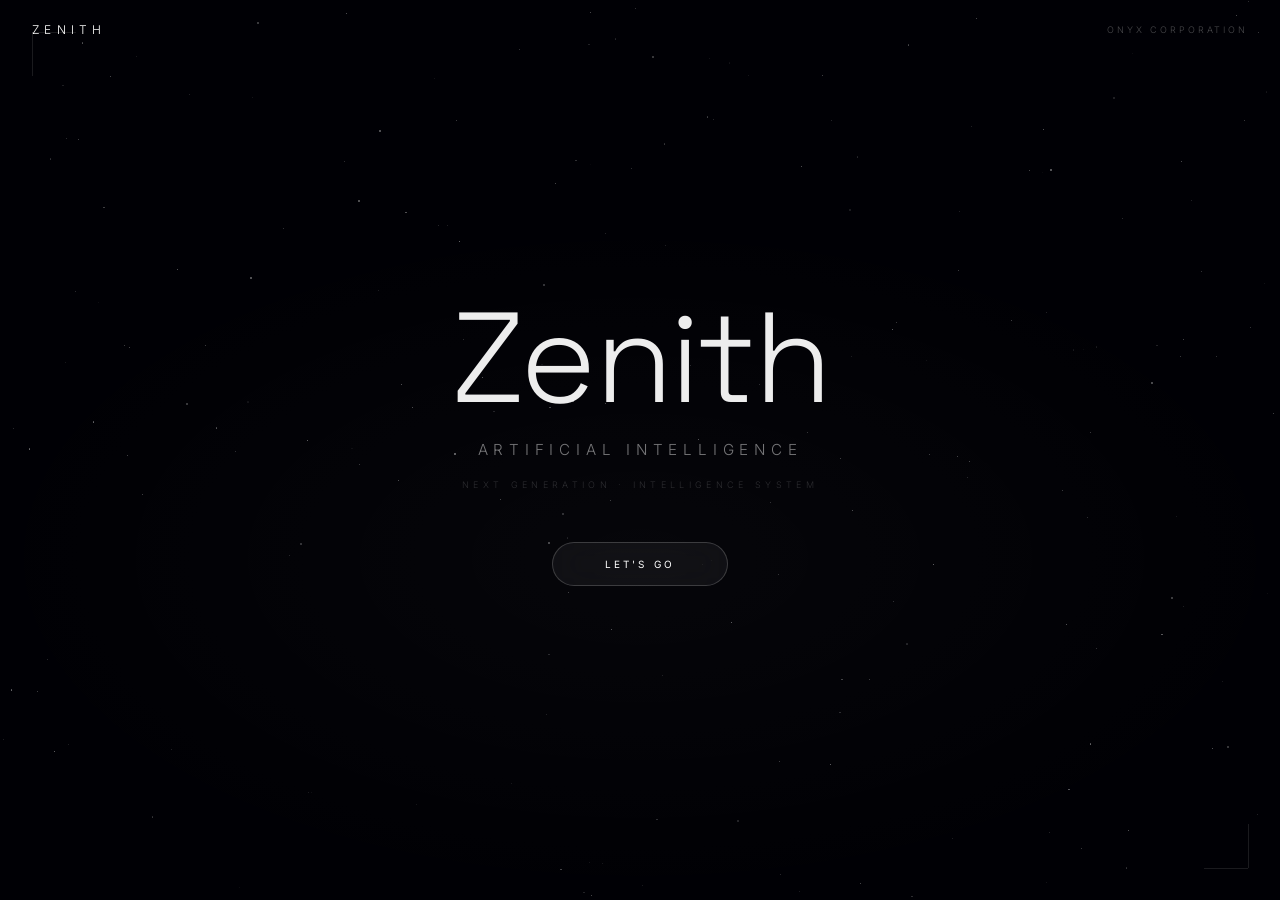
<file: index.html>
<!DOCTYPE html>
<html lang="en">
<head>
  <meta charset="utf-8"/>
  <meta name="viewport" content="width=device-width, initial-scale=1.0"/>
  <title>ZENITH AI — Onyx Corporation</title>
  <link rel="stylesheet" href="zenith-core.css"/>
</head>
<body class="page-index">

<div id="starfield"></div>
<div class="ambient"></div>
<div class="corner corner--tl"></div>
<div class="corner corner--br"></div>

<div class="brand-header">
  <span class="brand-name">Zenith</span>
  <span class="brand-corp">Onyx Corporation</span>
</div>

<main class="main-index">
  <span class="logo-zenith">Zenith</span>
  <div class="subtitle">Artificial Intelligence</div>
  <div class="tagline">Next Generation · Intelligence System</div>
  <a href="language.html" class="btn-glass btn-letsgo">Let's Go</a>
</main>

<script>
/* ── STARFIELD ── */
(function initStarfield() {
  const sf = document.getElementById('starfield');
  const style = document.createElement('style');
  style.textContent = '@keyframes tw{from{opacity:0.02}to{opacity:0.42}}';
  document.head.appendChild(style);

  for (let i = 0; i < 200; i++) {
    const d   = document.createElement('div');
    const s   = (Math.random() * 1.4 + 0.3).toFixed(2);
    const a   = (Math.random() * 0.38 + 0.05).toFixed(2);
    const dur = (Math.random() * 5 + 3).toFixed(1);
    const del = (Math.random() * 4).toFixed(1);
    d.style.cssText =
      `position:absolute;border-radius:50%;background:white;` +
      `width:${s}px;height:${s}px;` +
      `left:${(Math.random()*100).toFixed(2)}%;` +
      `top:${(Math.random()*100).toFixed(2)}%;` +
      `opacity:${a};animation:tw ${dur}s ${del}s ease-in-out infinite alternate;`;
    sf.appendChild(d);
  }
})();
</script>

</body>
</html>
</file>
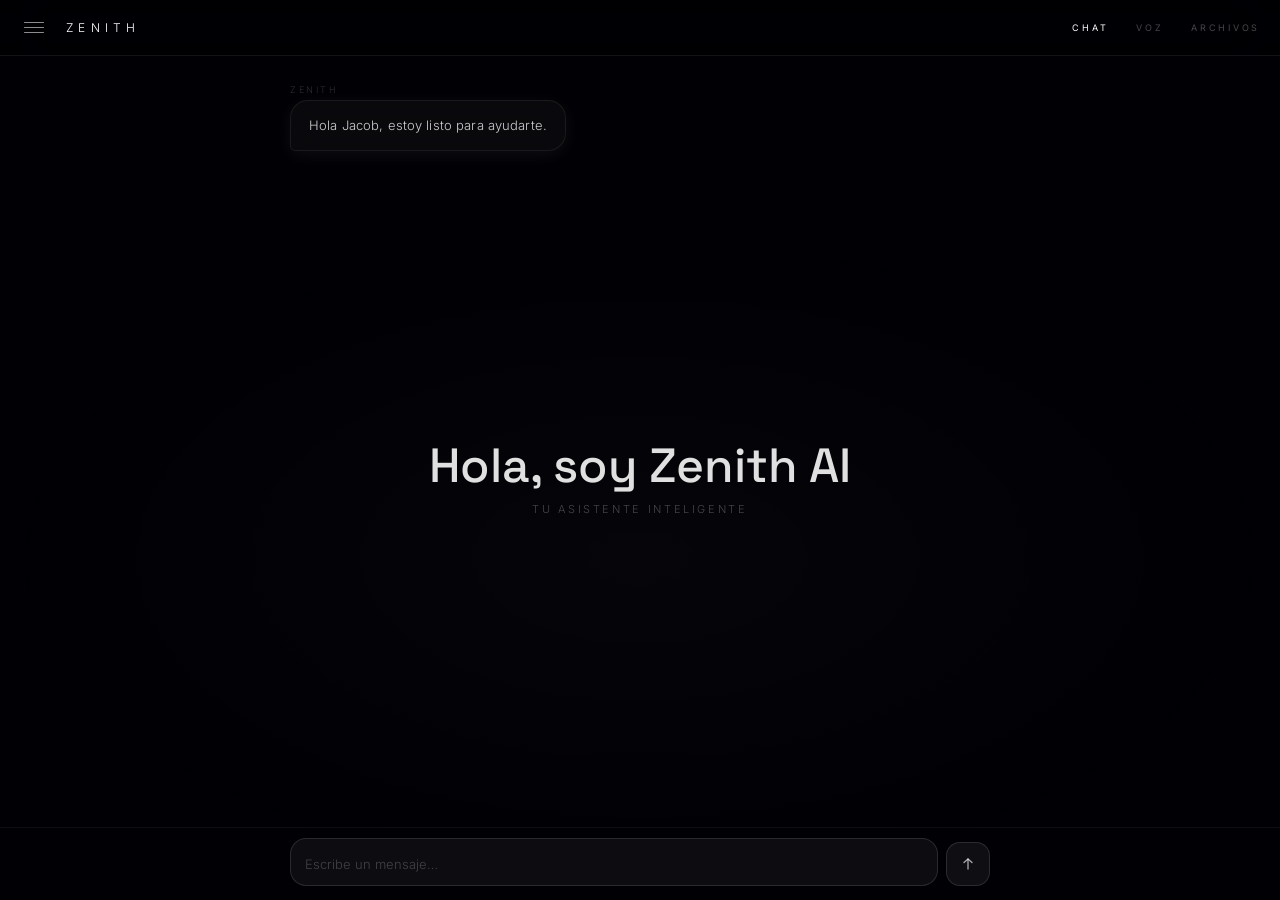
<file: chat-7.html>
<!DOCTYPE html>
<html lang="es">
<head>
  <meta charset="utf-8"/>
  <meta name="viewport" content="width=device-width, initial-scale=1.0"/>
  <title>ZENITH AI — Chat</title>
  <link rel="stylesheet" href="zenith-core.css"/>
</head>
<body class="page-chat">

  <!-- Ambient layers -->
  <div id="starfield"></div>
  <div class="ambient"></div>

  <!-- ── Sidebar ── -->
  <aside id="sidebar" class="sidebar" aria-label="Menú de navegación">
    <div class="sidebar-header">
      <span class="sidebar-brand">Zenith</span>
      <button class="sidebar-close" id="sidebar-close" aria-label="Cerrar menú" title="Cerrar">
        <svg width="14" height="14" viewBox="0 0 14 14" fill="none">
          <line x1="1" y1="1" x2="13" y2="13" stroke="rgba(255,255,255,0.45)" stroke-width="1.2" stroke-linecap="round"/>
          <line x1="13" y1="1" x2="1" y2="13" stroke="rgba(255,255,255,0.45)" stroke-width="1.2" stroke-linecap="round"/>
        </svg>
      </button>
    </div>

    <!-- Search -->
    <div class="sidebar-search-wrap">
      <svg class="sidebar-search-icon" width="12" height="12" viewBox="0 0 12 12" fill="none">
        <circle cx="5.2" cy="5.2" r="3.7" stroke="rgba(255,255,255,0.28)" stroke-width="1.1"/>
        <line x1="8" y1="8" x2="11" y2="11" stroke="rgba(255,255,255,0.28)" stroke-width="1.1" stroke-linecap="round"/>
      </svg>
      <input class="sidebar-search" type="search" placeholder="Buscar conversaciones…" aria-label="Buscar chats"/>
    </div>

    <!-- Actions -->
    <div class="sidebar-actions">
      <button class="sidebar-btn sidebar-btn--primary">
        <svg width="12" height="12" viewBox="0 0 12 12" fill="none">
          <line x1="6" y1="1" x2="6" y2="11" stroke="currentColor" stroke-width="1.4" stroke-linecap="round"/>
          <line x1="1" y1="6" x2="11" y2="6" stroke="currentColor" stroke-width="1.4" stroke-linecap="round"/>
        </svg>
        Nuevo Chat
      </button>
      <button class="sidebar-btn">
        <svg width="12" height="12" viewBox="0 0 12 12" fill="none">
          <rect x="1" y="1.5" width="10" height="9" rx="1.5" stroke="currentColor" stroke-width="1.1"/>
          <line x1="3.5" y1="4.5" x2="8.5" y2="4.5" stroke="currentColor" stroke-width="1.1" stroke-linecap="round"/>
          <line x1="3.5" y1="6.8" x2="6.5" y2="6.8" stroke="currentColor" stroke-width="1.1" stroke-linecap="round"/>
        </svg>
        Mis Archivos
      </button>
    </div>

    <!-- History -->
    <nav class="sidebar-history" aria-label="Historial de chats">
      <span class="sidebar-section-label">Recientes</span>
      <ul class="sidebar-list">
        <li class="sidebar-item sidebar-item--active">
          <span class="sidebar-item-title">Estrategia de producto Q3</span>
          <span class="sidebar-item-date">Hoy</span>
        </li>
        <li class="sidebar-item">
          <span class="sidebar-item-title">Análisis de competidores</span>
          <span class="sidebar-item-date">Ayer</span>
        </li>
        <li class="sidebar-item">
          <span class="sidebar-item-title">Revisión de arquitectura</span>
          <span class="sidebar-item-date">Lun</span>
        </li>
        <li class="sidebar-item">
          <span class="sidebar-item-title">Redacción de propuesta</span>
          <span class="sidebar-item-date">Dom</span>
        </li>
        <li class="sidebar-item">
          <span class="sidebar-item-title">Ideas para el pitch deck</span>
          <span class="sidebar-item-date">Vie</span>
        </li>
      </ul>
      <span class="sidebar-section-label sidebar-section-label--gap">Esta semana</span>
      <ul class="sidebar-list">
        <li class="sidebar-item">
          <span class="sidebar-item-title">Integración API de pagos</span>
          <span class="sidebar-item-date">Mar</span>
        </li>
        <li class="sidebar-item">
          <span class="sidebar-item-title">Onboarding nuevos usuarios</span>
          <span class="sidebar-item-date">Lun</span>
        </li>
      </ul>
    </nav>
  </aside>

  <!-- Sidebar backdrop -->
  <div class="sidebar-backdrop" id="sidebar-backdrop"></div>

  <!-- ── Header ── -->
  <header>
    <div class="header-left">
      <button class="menu-toggle" id="menu-toggle" aria-label="Abrir menú" title="Menú">
        <span class="menu-toggle-line"></span>
        <span class="menu-toggle-line"></span>
        <span class="menu-toggle-line"></span>
      </button>
      <span class="brand-name">Zenith</span>
    </div>
    <nav class="header-nav">
      <a class="nav-link active" href="#">Chat</a>
      <a class="nav-link" href="#">Voz</a>
      <a class="nav-link" href="#">Archivos</a>
    </nav>
  </header>

  <!-- ── Chat Layout ── -->
  <div class="chat-wrapper">

    <!-- Welcome screen (visible until first message) -->
    <div id="welcome-screen">
      <span class="welcome-greeting">Hola, soy Zenith AI</span>
      <span class="welcome-sub">Tu asistente inteligente</span>
    </div>

    <!-- Messages -->
    <div id="messages-container">
      <div class="messages-inner">

        <div class="msg-row zenith">
          <div class="msg-block">
            <span class="msg-label">Zenith</span>
            <div class="bubble">Hola Jacob, estoy listo para ayudarte.</div>
            <div class="msg-actions">
              <button class="msg-action-btn" title="Me gusta">
                <svg width="12" height="12" viewBox="0 0 12 12" fill="none"><path d="M2 6.5V10h1.5L5 11h4l1-1V6.5L8.5 5H7V2.5a1 1 0 0 0-2 0V5H3.5L2 6.5Z" stroke="currentColor" stroke-width="0.9" stroke-linejoin="round"/></svg>
              </button>
              <button class="msg-action-btn" title="No me gusta">
                <svg width="12" height="12" viewBox="0 0 12 12" fill="none"><path d="M10 5.5V2H8.5L7 1H3L2 2v3.5L3.5 7H5v2.5a1 1 0 0 0 2 0V7h1.5L10 5.5Z" stroke="currentColor" stroke-width="0.9" stroke-linejoin="round"/></svg>
              </button>
              <button class="msg-action-btn" title="Regenerar">
                <svg width="12" height="12" viewBox="0 0 12 12" fill="none"><path d="M2 6a4 4 0 1 0 .8-2.4" stroke="currentColor" stroke-width="1" stroke-linecap="round"/><polyline points="1,2 2,4 4,3" stroke="currentColor" stroke-width="1" stroke-linecap="round" stroke-linejoin="round"/></svg>
              </button>
              <button class="msg-action-btn" title="Copiar">
                <svg width="12" height="12" viewBox="0 0 12 12" fill="none"><rect x="4" y="1" width="7" height="8" rx="1" stroke="currentColor" stroke-width="0.9"/><rect x="1" y="3.5" width="7" height="8" rx="1" stroke="currentColor" stroke-width="0.9"/></svg>
              </button>
            </div>
          </div>
        </div>

      </div>
    </div>

    <!-- Input bar -->
    <div class="input-bar">
      <div class="input-inner">
        <div class="input-box">
          <textarea id="chat-input" rows="1" placeholder="Escribe un mensaje…" aria-label="Mensaje para Zenith"></textarea>
        </div>
        <button class="btn-send" id="btn-send" aria-label="Enviar mensaje">
          <svg width="14" height="14" viewBox="0 0 14 14" fill="none">
            <line x1="7" y1="12" x2="7" y2="2" stroke="currentColor" stroke-width="1.3" stroke-linecap="round"/>
            <polyline points="3,5.5 7,2 11,5.5" stroke="currentColor" stroke-width="1.3" stroke-linecap="round" stroke-linejoin="round"/>
          </svg>
        </button>
      </div>
      <p class="footer-note">Zenith es una Inteligencia Artificial y puede cometer errores.</p>
    </div>

  </div><!-- /chat-wrapper -->

  <script>
    /* ── Auto-scroll ── */
    const msgsContainer = document.getElementById('messages-container');
    const msgsInner     = document.querySelector('.messages-inner');
    const observer      = new MutationObserver(() => {
      msgsContainer.scrollTop = msgsContainer.scrollHeight;
    });
    observer.observe(msgsInner, { childList: true });

    /* ── Sidebar toggle ── */
    const sidebar   = document.getElementById('sidebar');
    const backdrop  = document.getElementById('sidebar-backdrop');
    const menuBtn   = document.getElementById('menu-toggle');
    const closeBtn  = document.getElementById('sidebar-close');

    function openSidebar()  {
      sidebar.classList.add('sidebar--open');
      backdrop.classList.add('sidebar-backdrop--visible');
      document.body.classList.add('sidebar-is-open');
    }
    function closeSidebar() {
      sidebar.classList.remove('sidebar--open');
      backdrop.classList.remove('sidebar-backdrop--visible');
      document.body.classList.remove('sidebar-is-open');
    }

    menuBtn.addEventListener('click', openSidebar);
    closeBtn.addEventListener('click', closeSidebar);
    backdrop.addEventListener('click', closeSidebar);
    document.addEventListener('keydown', e => { if (e.key === 'Escape') closeSidebar(); });

    /* ── Welcome screen hide on first message ── */
    const welcome = document.getElementById('welcome-screen');
    const input   = document.getElementById('chat-input');

    input.addEventListener('input', () => {
      if (input.value.trim()) welcome.style.opacity = '0';
      else welcome.style.opacity = '1';

      /* Auto-grow textarea */
      input.style.height = 'auto';
      input.style.height = Math.min(input.scrollHeight, 160) + 'px';
    });
  </script>

</body>
</html>
</file>
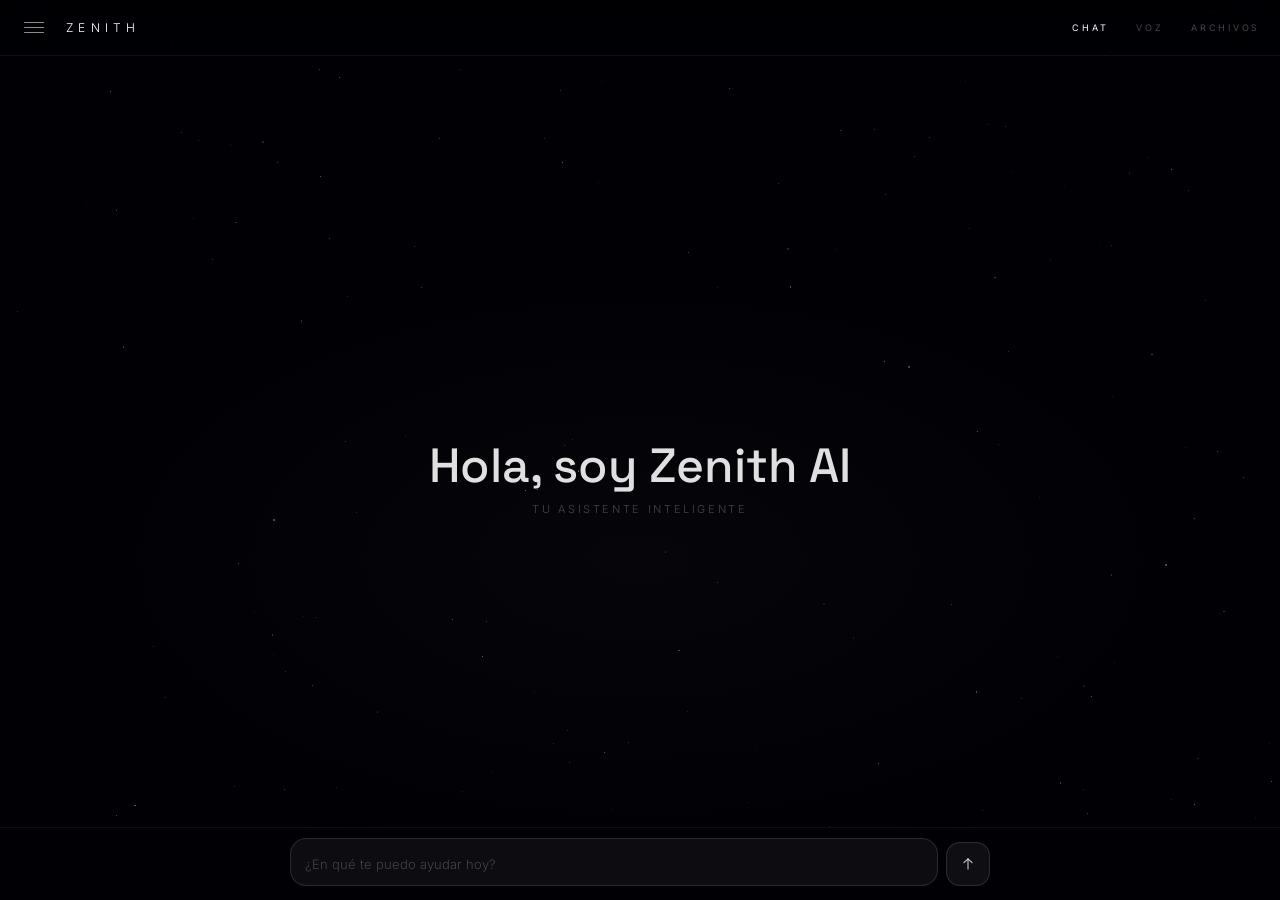
<file: chat-8-1-1.html>
<!DOCTYPE html>
<html lang="es">
<head>
  <meta charset="utf-8"/>
  <meta name="viewport" content="width=device-width, initial-scale=1.0"/>
  <title>ZENITH AI — Chat</title>
  <link rel="stylesheet" href="zenith-core.css"/>

  <!-- PWA -->
  <link rel="manifest" href="/manifest.json"/>
  <meta name="theme-color" content="#0a0a0a"/>
  <meta name="apple-mobile-web-app-capable" content="yes"/>
  <meta name="apple-mobile-web-app-title" content="Zenith AI"/>
  <script>
    if ('serviceWorker' in navigator) {
      window.addEventListener('load', () => {
        navigator.serviceWorker.register('/sw.js')
          .then(() => console.log('[Onyx Corporation] Service Worker registrado.'))
          .catch((err) => console.error('[Onyx Corporation] SW error:', err));
      });
    }
  </script>
</head>
<body class="page-chat">

  <!-- Ambient layers -->
  <div id="starfield"></div>
  <div class="ambient"></div>

  <!-- ── Sidebar ── -->
  <aside id="sidebar" class="sidebar" aria-label="Menú de navegación">
    <div class="sidebar-header">
      <span class="sidebar-brand">Zenith</span>
      <button class="sidebar-close" id="sidebar-close" aria-label="Cerrar menú" title="Cerrar">
        <svg width="14" height="14" viewBox="0 0 14 14" fill="none">
          <line x1="1" y1="1" x2="13" y2="13" stroke="rgba(255,255,255,0.45)" stroke-width="1.2" stroke-linecap="round"/>
          <line x1="13" y1="1" x2="1" y2="13" stroke="rgba(255,255,255,0.45)" stroke-width="1.2" stroke-linecap="round"/>
        </svg>
      </button>
    </div>

    <!-- Search -->
    <div class="sidebar-search-wrap">
      <svg class="sidebar-search-icon" width="12" height="12" viewBox="0 0 12 12" fill="none">
        <circle cx="5.2" cy="5.2" r="3.7" stroke="rgba(255,255,255,0.28)" stroke-width="1.1"/>
        <line x1="8" y1="8" x2="11" y2="11" stroke="rgba(255,255,255,0.28)" stroke-width="1.1" stroke-linecap="round"/>
      </svg>
      <input class="sidebar-search" type="search" placeholder="Buscar conversaciones…" aria-label="Buscar chats"/>
    </div>

    <!-- Actions -->
    <div class="sidebar-actions">
      <button class="sidebar-btn sidebar-btn--primary" id="btn-new-chat">
        <svg width="12" height="12" viewBox="0 0 12 12" fill="none">
          <line x1="6" y1="1" x2="6" y2="11" stroke="currentColor" stroke-width="1.4" stroke-linecap="round"/>
          <line x1="1" y1="6" x2="11" y2="6" stroke="currentColor" stroke-width="1.4" stroke-linecap="round"/>
        </svg>
        Nuevo Chat
      </button>
      <button class="sidebar-btn">
        <svg width="12" height="12" viewBox="0 0 12 12" fill="none">
          <rect x="1" y="1.5" width="10" height="9" rx="1.5" stroke="currentColor" stroke-width="1.1"/>
          <line x1="3.5" y1="4.5" x2="8.5" y2="4.5" stroke="currentColor" stroke-width="1.1" stroke-linecap="round"/>
          <line x1="3.5" y1="6.8" x2="6.5" y2="6.8" stroke="currentColor" stroke-width="1.1" stroke-linecap="round"/>
        </svg>
        Mis Archivos
      </button>
    </div>

    <!-- History -->
    <nav class="sidebar-history" aria-label="Historial de chats">
      <span class="sidebar-section-label">Recientes</span>
      <ul class="sidebar-list">
        <li class="sidebar-item sidebar-item--active">
          <span class="sidebar-item-title">Estrategia de producto Q3</span>
          <span class="sidebar-item-date">Hoy</span>
        </li>
        <li class="sidebar-item">
          <span class="sidebar-item-title">Análisis de competidores</span>
          <span class="sidebar-item-date">Ayer</span>
        </li>
        <li class="sidebar-item">
          <span class="sidebar-item-title">Revisión de arquitectura</span>
          <span class="sidebar-item-date">Lun</span>
        </li>
        <li class="sidebar-item">
          <span class="sidebar-item-title">Redacción de propuesta</span>
          <span class="sidebar-item-date">Dom</span>
        </li>
        <li class="sidebar-item">
          <span class="sidebar-item-title">Ideas para el pitch deck</span>
          <span class="sidebar-item-date">Vie</span>
        </li>
      </ul>
      <span class="sidebar-section-label sidebar-section-label--gap">Esta semana</span>
      <ul class="sidebar-list">
        <li class="sidebar-item">
          <span class="sidebar-item-title">Integración API de pagos</span>
          <span class="sidebar-item-date">Mar</span>
        </li>
        <li class="sidebar-item">
          <span class="sidebar-item-title">Onboarding nuevos usuarios</span>
          <span class="sidebar-item-date">Lun</span>
        </li>
      </ul>
    </nav>
  </aside>

  <!-- Sidebar backdrop -->
  <div class="sidebar-backdrop" id="sidebar-backdrop"></div>

  <!-- ── Header ── -->
  <header>
    <div class="header-left">
      <button class="menu-toggle" id="menu-toggle" aria-label="Abrir menú" title="Menú">
        <span class="menu-toggle-line"></span>
        <span class="menu-toggle-line"></span>
        <span class="menu-toggle-line"></span>
      </button>
      <span class="brand-name">Zenith</span>
    </div>
    <nav class="header-nav">
      <a class="nav-link active" href="#">Chat</a>
      <a class="nav-link" href="#">Voz</a>
      <a class="nav-link" href="#">Archivos</a>
    </nav>
  </header>

  <!-- ── Chat Layout ── -->
  <div class="chat-wrapper">

    <!-- Welcome screen (visible until first message) -->
    <div id="welcome-screen">
      <span class="welcome-greeting">Hola, soy Zenith AI</span>
      <span class="welcome-sub">Tu asistente inteligente</span>
    </div>

    <!-- Messages -->
    <div id="messages-container">
      <div class="messages-inner"></div>
    </div>

    <!-- Input bar -->
    <div class="input-bar">
      <div class="input-inner">
        <div class="input-box">
          <textarea id="chat-input" rows="1" placeholder="¿En qué te puedo ayudar hoy?" aria-label="Mensaje para Zenith"></textarea>
        </div>
        <button class="btn-send" id="btn-send" aria-label="Enviar mensaje">
          <svg width="14" height="14" viewBox="0 0 14 14" fill="none">
            <line x1="7" y1="12" x2="7" y2="2" stroke="currentColor" stroke-width="1.3" stroke-linecap="round"/>
            <polyline points="3,5.5 7,2 11,5.5" stroke="currentColor" stroke-width="1.3" stroke-linecap="round" stroke-linejoin="round"/>
          </svg>
        </button>
      </div>
      <p class="footer-note" aria-hidden="true"></p>
    </div>

  </div><!-- /chat-wrapper -->

  <script type="module">
    import { ZenithConnector, ZenithConnectorError } from './ai_connector.js';

    // ── AI connector instance ────────────────────────────────────
    const ai = new ZenithConnector();

    // ── DOM refs ─────────────────────────────────────────────────
    const msgsContainer = document.getElementById('messages-container');
    const msgsInner     = document.querySelector('.messages-inner');
    const welcome       = document.getElementById('welcome-screen');
    const input         = document.getElementById('chat-input');
    const btnSend       = document.getElementById('btn-send');
    const btnNewChat    = document.getElementById('btn-new-chat');
    const sidebar       = document.getElementById('sidebar');
    const backdrop      = document.getElementById('sidebar-backdrop');
    const menuBtn       = document.getElementById('menu-toggle');
    const closeBtn      = document.getElementById('sidebar-close');

    let firstMsgSent = false;

    // ── Auto-scroll ──────────────────────────────────────────────
    const observer = new MutationObserver(() => {
      msgsContainer.scrollTop = msgsContainer.scrollHeight;
    });
    observer.observe(msgsInner, { childList: true, subtree: true });

    // ── Sidebar toggle ───────────────────────────────────────────
    function openSidebar()  {
      sidebar.classList.add('sidebar--open');
      backdrop.classList.add('sidebar-backdrop--visible');
      document.body.classList.add('sidebar-is-open');
    }
    function closeSidebar() {
      sidebar.classList.remove('sidebar--open');
      backdrop.classList.remove('sidebar-backdrop--visible');
      document.body.classList.remove('sidebar-is-open');
    }

    menuBtn.addEventListener('click', openSidebar);
    closeBtn.addEventListener('click', closeSidebar);
    backdrop.addEventListener('click', closeSidebar);
    document.addEventListener('keydown', e => { if (e.key === 'Escape') closeSidebar(); });

    // ── Nuevo Chat ───────────────────────────────────────────────
    btnNewChat.addEventListener('click', () => {
      ai.resetHistory();
      msgsInner.innerHTML  = '';
      firstMsgSent         = false;
      input.placeholder    = '¿En qué te puedo ayudar hoy?';
      welcome.style.opacity      = '1';
      welcome.style.pointerEvents = 'auto';
      closeSidebar();
    });

    // ── Message builders ─────────────────────────────────────────

    /** Escape user-supplied HTML to prevent XSS. */
    function escapeHtml(str) {
      return str.replace(/&/g,'&amp;').replace(/</g,'&lt;').replace(/>/g,'&gt;');
    }

    /** Convert markdown-style **bold** and newlines for display. */
    function formatReply(text) {
      return escapeHtml(text)
        .replace(/\*\*(.*?)\*\*/g, '<strong>$1</strong>')
        .replace(/\n/g, '<br>');
    }

    function createUserMessage(text) {
      const row = document.createElement('div');
      row.className = 'msg-row user';
      row.innerHTML = `
        <div class="msg-block">
          <div class="bubble">${escapeHtml(text)}</div>
        </div>`;
      return row;
    }

    function createTypingIndicator() {
      const row = document.createElement('div');
      row.className = 'msg-row zenith';
      row.id = 'typing-indicator';
      row.innerHTML = `
        <div class="msg-block">
          <span class="msg-label">Zenith</span>
          <div class="bubble" style="opacity:0.55;font-style:italic;">Pensando…</div>
        </div>`;
      return row;
    }

    function createZenithMessage(text) {
      const row = document.createElement('div');
      row.className = 'msg-row zenith';
      row.innerHTML = `
        <div class="msg-block">
          <span class="msg-label">Zenith</span>
          <div class="bubble">${formatReply(text)}</div>
          <div class="msg-actions">
            <button class="msg-action-btn" title="Me gusta">
              <svg width="12" height="12" viewBox="0 0 12 12" fill="none"><path d="M2 6.5V10h1.5L5 11h4l1-1V6.5L8.5 5H7V2.5a1 1 0 0 0-2 0V5H3.5L2 6.5Z" stroke="currentColor" stroke-width="0.9" stroke-linejoin="round"/></svg>
            </button>
            <button class="msg-action-btn" title="No me gusta">
              <svg width="12" height="12" viewBox="0 0 12 12" fill="none"><path d="M10 5.5V2H8.5L7 1H3L2 2v3.5L3.5 7H5v2.5a1 1 0 0 0 2 0V7h1.5L10 5.5Z" stroke="currentColor" stroke-width="0.9" stroke-linejoin="round"/></svg>
            </button>
            <button class="msg-action-btn btn-copy" title="Copiar" data-text="${escapeHtml(text)}">
              <svg width="12" height="12" viewBox="0 0 12 12" fill="none"><rect x="4" y="1" width="7" height="8" rx="1" stroke="currentColor" stroke-width="0.9"/><rect x="1" y="3.5" width="7" height="8" rx="1" stroke="currentColor" stroke-width="0.9"/></svg>
            </button>
          </div>
          <p class="ai-disclaimer">Zenith puede cometer errores.<br>Verifica tu respuesta.</p>
        </div>`;

      // Copy button logic
      row.querySelector('.btn-copy').addEventListener('click', async function () {
        await navigator.clipboard.writeText(this.dataset.text).catch(() => {});
        this.title = '¡Copiado!';
        setTimeout(() => { this.title = 'Copiar'; }, 1500);
      });

      return row;
    }

    function createErrorMessage(text) {
      const row = document.createElement('div');
      row.className = 'msg-row zenith';
      row.innerHTML = `
        <div class="msg-block">
          <span class="msg-label">Zenith</span>
          <div class="bubble" style="color:rgba(255,80,80,0.85);">${escapeHtml(text)}</div>
        </div>`;
      return row;
    }

    // ── Send logic ───────────────────────────────────────────────
    async function sendMessage() {
      const text = input.value.trim();
      if (!text || btnSend.disabled) return;

      // Hide welcome on first message
      if (!firstMsgSent) {
        firstMsgSent = true;
        welcome.style.opacity      = '0';
        welcome.style.pointerEvents = 'none';
        input.placeholder = 'Respóndele a Zenith...';
      }

      // Append user bubble
      msgsInner.appendChild(createUserMessage(text));
      input.value        = '';
      input.style.height = 'auto';

      // Lock UI while waiting
      btnSend.disabled   = true;
      input.disabled     = true;

      // Show typing indicator
      const typing = createTypingIndicator();
      msgsInner.appendChild(typing);

      try {
        const reply = await ai.send(text);
        typing.remove();
        msgsInner.appendChild(createZenithMessage(reply));
      } catch (err) {
        typing.remove();
        const msg = err instanceof ZenithConnectorError
          ? err.message
          : 'Ocurrió un error inesperado. Intenta de nuevo.';
        msgsInner.appendChild(createErrorMessage(msg));
        console.error('[Zenith Chat]', err);
      } finally {
        btnSend.disabled  = false;
        input.disabled    = false;
        input.focus();
      }
    }

    btnSend.addEventListener('click', sendMessage);
    input.addEventListener('keydown', e => {
      if (e.key === 'Enter' && !e.shiftKey) { e.preventDefault(); sendMessage(); }
    });

    // ── Auto-grow textarea ───────────────────────────────────────
    input.addEventListener('input', () => {
      input.style.height = 'auto';
      input.style.height = Math.min(input.scrollHeight, 160) + 'px';
    });

    // ── Starfield ────────────────────────────────────────────────
    (function initStarfield() {
      const sf    = document.getElementById('starfield');
      const style = document.createElement('style');
      style.textContent = '@keyframes tw{from{opacity:0.02}to{opacity:0.42}}';
      document.head.appendChild(style);
      for (let i = 0; i < 180; i++) {
        const d   = document.createElement('div');
        const s   = (Math.random() * 1.3 + 0.3).toFixed(2);
        const a   = (Math.random() * 0.35 + 0.04).toFixed(2);
        const dur = (Math.random() * 5 + 3).toFixed(1);
        const del = (Math.random() * 4).toFixed(1);
        d.style.cssText =
          `position:absolute;border-radius:50%;background:white;` +
          `width:${s}px;height:${s}px;` +
          `left:${(Math.random()*100).toFixed(2)}%;` +
          `top:${(Math.random()*100).toFixed(2)}%;` +
          `opacity:${a};animation:tw ${dur}s ${del}s ease-in-out infinite alternate;`;
        sf.appendChild(d);
      }
    })();
  </script>

</body>
</html>
</file>
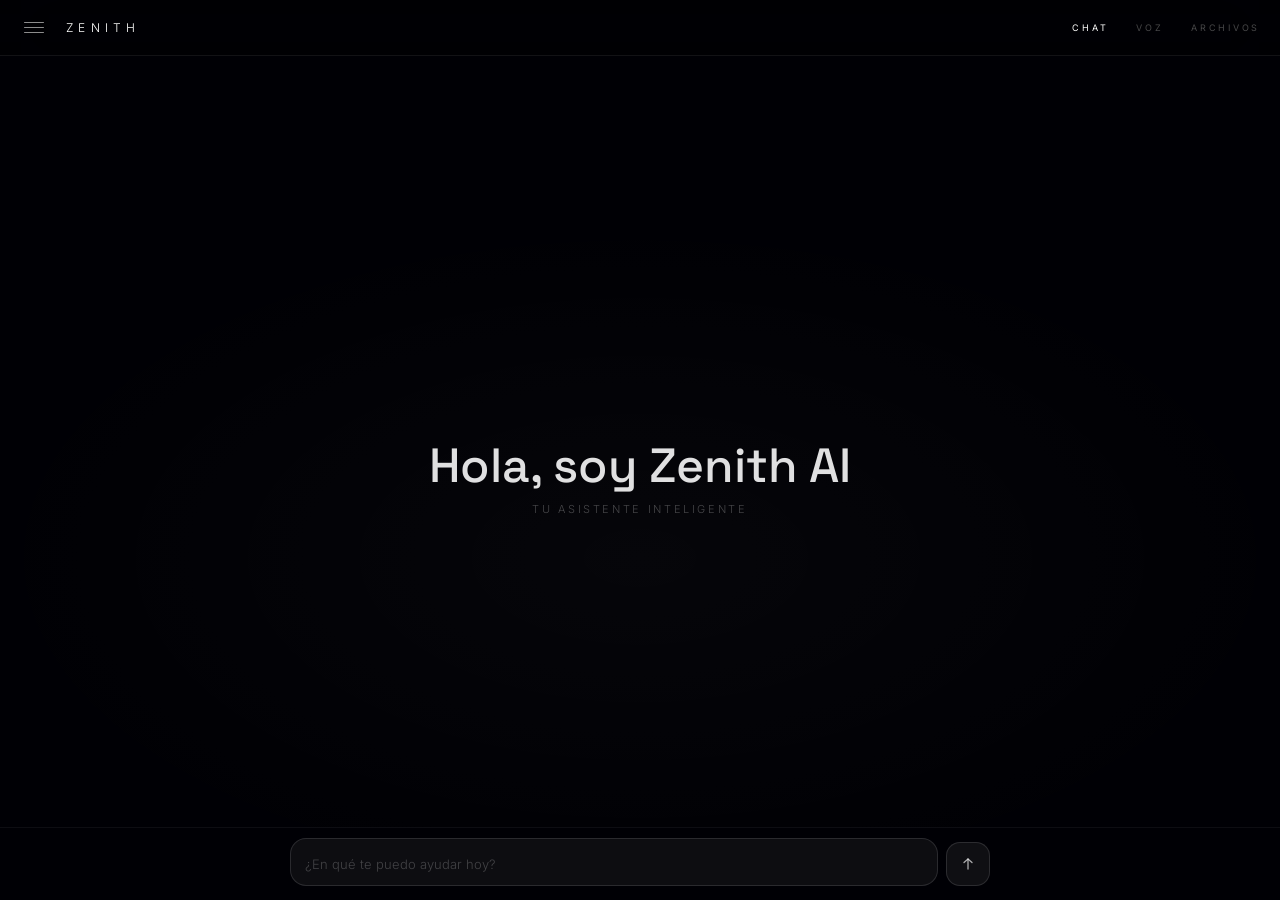
<file: chat-8.html>
<!DOCTYPE html>
<html lang="es">
<head>
  <meta charset="utf-8"/>
  <meta name="viewport" content="width=device-width, initial-scale=1.0"/>
  <title>ZENITH AI — Chat</title>
  <link rel="stylesheet" href="zenith-core.css"/>
</head>
<body class="page-chat">

  <!-- Ambient layers -->
  <div id="starfield"></div>
  <div class="ambient"></div>

  <!-- ── Sidebar ── -->
  <aside id="sidebar" class="sidebar" aria-label="Menú de navegación">
    <div class="sidebar-header">
      <span class="sidebar-brand">Zenith</span>
      <button class="sidebar-close" id="sidebar-close" aria-label="Cerrar menú" title="Cerrar">
        <svg width="14" height="14" viewBox="0 0 14 14" fill="none">
          <line x1="1" y1="1" x2="13" y2="13" stroke="rgba(255,255,255,0.45)" stroke-width="1.2" stroke-linecap="round"/>
          <line x1="13" y1="1" x2="1" y2="13" stroke="rgba(255,255,255,0.45)" stroke-width="1.2" stroke-linecap="round"/>
        </svg>
      </button>
    </div>

    <!-- Search -->
    <div class="sidebar-search-wrap">
      <svg class="sidebar-search-icon" width="12" height="12" viewBox="0 0 12 12" fill="none">
        <circle cx="5.2" cy="5.2" r="3.7" stroke="rgba(255,255,255,0.28)" stroke-width="1.1"/>
        <line x1="8" y1="8" x2="11" y2="11" stroke="rgba(255,255,255,0.28)" stroke-width="1.1" stroke-linecap="round"/>
      </svg>
      <input class="sidebar-search" type="search" placeholder="Buscar conversaciones…" aria-label="Buscar chats"/>
    </div>

    <!-- Actions -->
    <div class="sidebar-actions">
      <button class="sidebar-btn sidebar-btn--primary">
        <svg width="12" height="12" viewBox="0 0 12 12" fill="none">
          <line x1="6" y1="1" x2="6" y2="11" stroke="currentColor" stroke-width="1.4" stroke-linecap="round"/>
          <line x1="1" y1="6" x2="11" y2="6" stroke="currentColor" stroke-width="1.4" stroke-linecap="round"/>
        </svg>
        Nuevo Chat
      </button>
      <button class="sidebar-btn">
        <svg width="12" height="12" viewBox="0 0 12 12" fill="none">
          <rect x="1" y="1.5" width="10" height="9" rx="1.5" stroke="currentColor" stroke-width="1.1"/>
          <line x1="3.5" y1="4.5" x2="8.5" y2="4.5" stroke="currentColor" stroke-width="1.1" stroke-linecap="round"/>
          <line x1="3.5" y1="6.8" x2="6.5" y2="6.8" stroke="currentColor" stroke-width="1.1" stroke-linecap="round"/>
        </svg>
        Mis Archivos
      </button>
    </div>

    <!-- History -->
    <nav class="sidebar-history" aria-label="Historial de chats">
      <span class="sidebar-section-label">Recientes</span>
      <ul class="sidebar-list">
        <li class="sidebar-item sidebar-item--active">
          <span class="sidebar-item-title">Estrategia de producto Q3</span>
          <span class="sidebar-item-date">Hoy</span>
        </li>
        <li class="sidebar-item">
          <span class="sidebar-item-title">Análisis de competidores</span>
          <span class="sidebar-item-date">Ayer</span>
        </li>
        <li class="sidebar-item">
          <span class="sidebar-item-title">Revisión de arquitectura</span>
          <span class="sidebar-item-date">Lun</span>
        </li>
        <li class="sidebar-item">
          <span class="sidebar-item-title">Redacción de propuesta</span>
          <span class="sidebar-item-date">Dom</span>
        </li>
        <li class="sidebar-item">
          <span class="sidebar-item-title">Ideas para el pitch deck</span>
          <span class="sidebar-item-date">Vie</span>
        </li>
      </ul>
      <span class="sidebar-section-label sidebar-section-label--gap">Esta semana</span>
      <ul class="sidebar-list">
        <li class="sidebar-item">
          <span class="sidebar-item-title">Integración API de pagos</span>
          <span class="sidebar-item-date">Mar</span>
        </li>
        <li class="sidebar-item">
          <span class="sidebar-item-title">Onboarding nuevos usuarios</span>
          <span class="sidebar-item-date">Lun</span>
        </li>
      </ul>
    </nav>
  </aside>

  <!-- Sidebar backdrop -->
  <div class="sidebar-backdrop" id="sidebar-backdrop"></div>

  <!-- ── Header ── -->
  <header>
    <div class="header-left">
      <button class="menu-toggle" id="menu-toggle" aria-label="Abrir menú" title="Menú">
        <span class="menu-toggle-line"></span>
        <span class="menu-toggle-line"></span>
        <span class="menu-toggle-line"></span>
      </button>
      <span class="brand-name">Zenith</span>
    </div>
    <nav class="header-nav">
      <a class="nav-link active" href="#">Chat</a>
      <a class="nav-link" href="#">Voz</a>
      <a class="nav-link" href="#">Archivos</a>
    </nav>
  </header>

  <!-- ── Chat Layout ── -->
  <div class="chat-wrapper">

    <!-- Welcome screen (visible until first message) -->
    <div id="welcome-screen">
      <span class="welcome-greeting">Hola, soy Zenith AI</span>
      <span class="welcome-sub">Tu asistente inteligente</span>
    </div>

    <!-- Messages -->
    <div id="messages-container">
      <div class="messages-inner">
        <!-- messages are injected here by JS -->
      </div>
    </div>

    <!-- Input bar -->
    <div class="input-bar">
      <div class="input-inner">
        <div class="input-box">
          <textarea id="chat-input" rows="1" placeholder="¿En qué te puedo ayudar hoy?" aria-label="Mensaje para Zenith"></textarea>
        </div>
        <button class="btn-send" id="btn-send" aria-label="Enviar mensaje">
          <svg width="14" height="14" viewBox="0 0 14 14" fill="none">
            <line x1="7" y1="12" x2="7" y2="2" stroke="currentColor" stroke-width="1.3" stroke-linecap="round"/>
            <polyline points="3,5.5 7,2 11,5.5" stroke="currentColor" stroke-width="1.3" stroke-linecap="round" stroke-linejoin="round"/>
          </svg>
        </button>
      </div>
      <p class="footer-note" aria-hidden="true"></p>
    </div>

  </div><!-- /chat-wrapper -->

  <script>
    /* ── Auto-scroll ── */
    const msgsContainer = document.getElementById('messages-container');
    const msgsInner     = document.querySelector('.messages-inner');
    const observer      = new MutationObserver(() => {
      msgsContainer.scrollTop = msgsContainer.scrollHeight;
    });
    observer.observe(msgsInner, { childList: true });

    /* ── Sidebar toggle ── */
    const sidebar   = document.getElementById('sidebar');
    const backdrop  = document.getElementById('sidebar-backdrop');
    const menuBtn   = document.getElementById('menu-toggle');
    const closeBtn  = document.getElementById('sidebar-close');

    function openSidebar()  {
      sidebar.classList.add('sidebar--open');
      backdrop.classList.add('sidebar-backdrop--visible');
      document.body.classList.add('sidebar-is-open');
    }
    function closeSidebar() {
      sidebar.classList.remove('sidebar--open');
      backdrop.classList.remove('sidebar-backdrop--visible');
      document.body.classList.remove('sidebar-is-open');
    }

    menuBtn.addEventListener('click', openSidebar);
    closeBtn.addEventListener('click', closeSidebar);
    backdrop.addEventListener('click', closeSidebar);
    document.addEventListener('keydown', e => { if (e.key === 'Escape') closeSidebar(); });

    /* ── Welcome screen + first-message logic ── */
    const welcome   = document.getElementById('welcome-screen');
    const input     = document.getElementById('chat-input');
    const btnSend   = document.getElementById('btn-send');
    let   firstMsgSent = false;

    /* Helper: build a Zenith message row with disclaimer */
    function createZenithMessage(text) {
      const row = document.createElement('div');
      row.className = 'msg-row zenith';
      row.innerHTML = `
        <div class="msg-block">
          <span class="msg-label">Zenith</span>
          <div class="bubble">${text}</div>
          <div class="msg-actions">
            <button class="msg-action-btn" title="Me gusta">
              <svg width="12" height="12" viewBox="0 0 12 12" fill="none"><path d="M2 6.5V10h1.5L5 11h4l1-1V6.5L8.5 5H7V2.5a1 1 0 0 0-2 0V5H3.5L2 6.5Z" stroke="currentColor" stroke-width="0.9" stroke-linejoin="round"/></svg>
            </button>
            <button class="msg-action-btn" title="No me gusta">
              <svg width="12" height="12" viewBox="0 0 12 12" fill="none"><path d="M10 5.5V2H8.5L7 1H3L2 2v3.5L3.5 7H5v2.5a1 1 0 0 0 2 0V7h1.5L10 5.5Z" stroke="currentColor" stroke-width="0.9" stroke-linejoin="round"/></svg>
            </button>
            <button class="msg-action-btn" title="Regenerar">
              <svg width="12" height="12" viewBox="0 0 12 12" fill="none"><path d="M2 6a4 4 0 1 0 .8-2.4" stroke="currentColor" stroke-width="1" stroke-linecap="round"/><polyline points="1,2 2,4 4,3" stroke="currentColor" stroke-width="1" stroke-linecap="round" stroke-linejoin="round"/></svg>
            </button>
            <button class="msg-action-btn" title="Copiar">
              <svg width="12" height="12" viewBox="0 0 12 12" fill="none"><rect x="4" y="1" width="7" height="8" rx="1" stroke="currentColor" stroke-width="0.9"/><rect x="1" y="3.5" width="7" height="8" rx="1" stroke="currentColor" stroke-width="0.9"/></svg>
            </button>
          </div>
          <p class="ai-disclaimer">Zenith puede cometer errores.<br>Verifica tu respuesta.</p>
        </div>`;
      return row;
    }

    /* Helper: build a user message row */
    function createUserMessage(text) {
      const row = document.createElement('div');
      row.className = 'msg-row user';
      row.innerHTML = `
        <div class="msg-block">
          <div class="bubble">${text.replace(/</g,'&lt;').replace(/>/g,'&gt;')}</div>
        </div>`;
      return row;
    }

    /* Send action */
    function sendMessage() {
      const text = input.value.trim();
      if (!text) return;

      /* P2-6: hide welcome permanently on first send */
      if (!firstMsgSent) {
        firstMsgSent = true;
        welcome.style.opacity    = '0';
        welcome.style.pointerEvents = 'none';
        /* P2-7: swap placeholder */
        input.placeholder = 'Respóndele a Zenith...';
      }

      /* Append user bubble */
      msgsInner.appendChild(createUserMessage(text));

      /* Clear input */
      input.value = '';
      input.style.height = 'auto';

      /* Placeholder Zenith response (wire to your AI backend here) */
      setTimeout(() => {
        msgsInner.appendChild(createZenithMessage('Entendido. Dame un momento...'));
      }, 600);
    }

    btnSend.addEventListener('click', sendMessage);
    input.addEventListener('keydown', e => {
      if (e.key === 'Enter' && !e.shiftKey) { e.preventDefault(); sendMessage(); }
    });

    /* Auto-grow textarea */
    input.addEventListener('input', () => {
      input.style.height = 'auto';
      input.style.height = Math.min(input.scrollHeight, 160) + 'px';
    });
  </script>

</body>
</html>
</file>
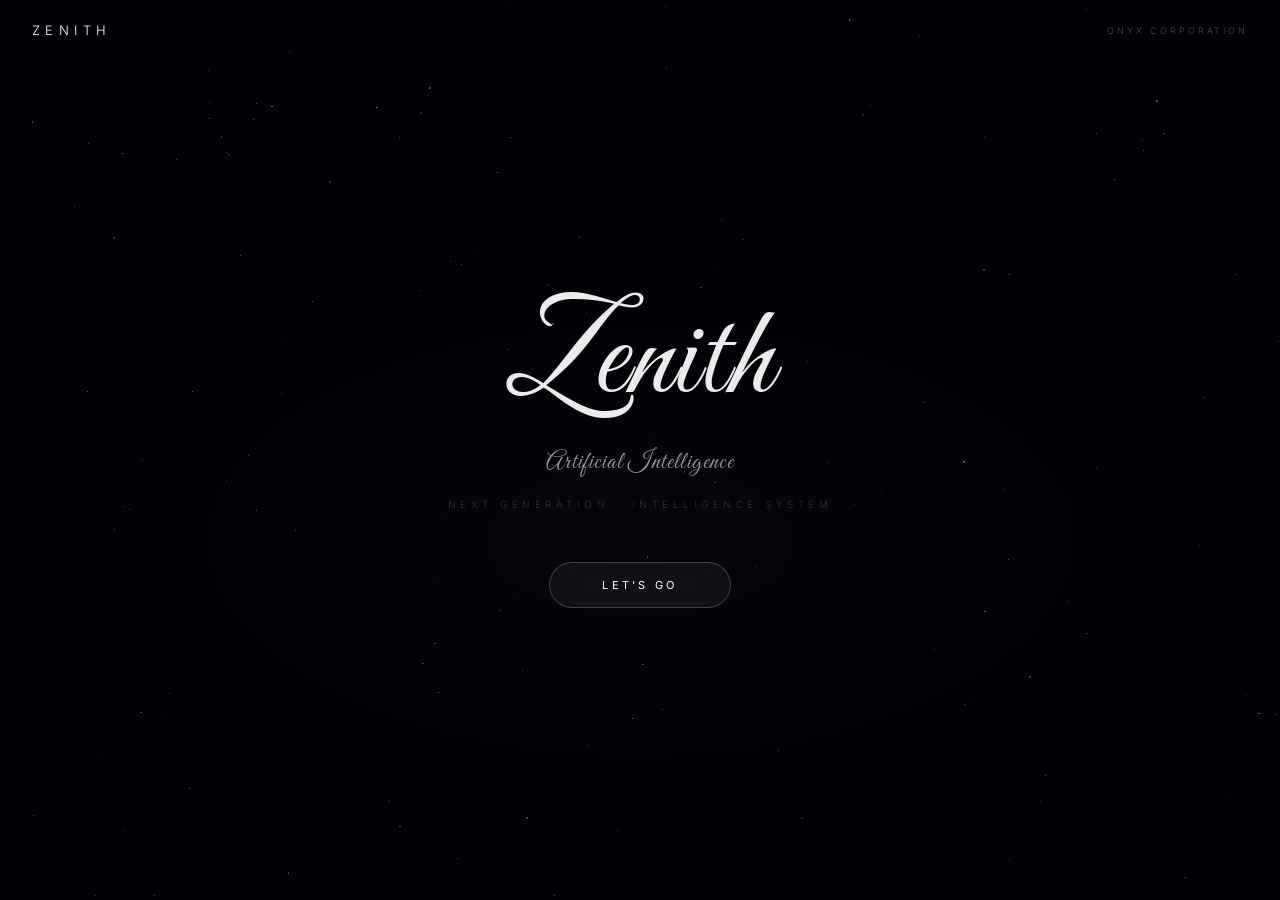
<file: index-8.html>
<!DOCTYPE html>

<html lang="en">
<head>
<meta charset="utf-8"/>
<meta name="viewport" content="width=device-width, initial-scale=1.0"/>
<title>ZENITH AI — Onyx Corporation</title>
<link href="https://fonts.googleapis.com/css2?family=Great+Vibes&family=Inter:wght@100;200;300;400;500&display=swap" rel="stylesheet"/>
<style>
  *, *::before, *::after { margin:0; padding:0; box-sizing:border-box; }

html, body {
width:100%; height:100%;
background:#000005;
overflow:hidden;
font-family:'Inter', sans-serif;
}

/* Stars */
#starfield {
position:fixed; inset:0; z-index:0; pointer-events:none;
}

/* Ambient glow — sutil, idéntico al de voice.html y language.html */
.ambient {
position:fixed; inset:0; z-index:1; pointer-events:none;
background: radial-gradient(ellipse 70% 50% at 50% 60%,
rgba(255,255,255,0.025) 0%, transparent 70%);
}

/* Corner hairlines */
.corner { position:fixed; z-index:5; pointer-events:none; }
.corner–tl { top:32px; left:32px; }
.corner–br { bottom:32px; right:32px; }
.corner–tl::before, .corner–tl::after,
.corner–br::before, .corner–br::after {
content:''; position:absolute; background:rgba(255,255,255,0.12);
}
.corner–tl::before { width:48px; height:0.5px; top:0; left:0; }
.corner–tl::after  { width:0.5px; height:48px; top:0; left:0; }
.corner–br::before { width:48px; height:0.5px; bottom:0; right:0; }
.corner–br::after  { width:0.5px; height:48px; bottom:0; right:0; }

/* Main content */
main {
position:fixed; inset:0; z-index:10;
display:flex; flex-direction:column;
align-items:center; justify-content:center;
gap:0;
background:transparent;
}

/* ── LOGO PRINCIPAL ──
- Sin wrapper extra
- Sin text-shadow (los radios grandes crean un artefacto rectangular en el navegador)
- Sin background, box-shadow, backdrop-filter ni filtro de ningún tipo
- display:block para que no hereden box de inline */
.logo-zenith {
font-family: 'Great Vibes', cursive;
font-size: clamp(4rem, 12vw, 8rem);
color: rgba(255, 255, 255, 0.92);
line-height: 1.1;
letter-spacing: 0.02em;
display: block;
text-align: center;
background: transparent;
opacity: 0;
animation: logoReveal 1.8s cubic-bezier(0.19, 1, 0.22, 1) 0.3s forwards;
}

@keyframes logoReveal {
0%   { opacity: 0; transform: translateY(22px); }
100% { opacity: 1; transform: translateY(0);    }
}

/* Subtitle */
.subtitle {
font-family: 'Great Vibes', cursive;
font-size: clamp(1.1rem, 3vw, 1.5rem);
color: rgba(255,255,255,0.6);
letter-spacing: 0.05em;
margin-top: 16px;
opacity: 0;
animation: fadeRise 1s cubic-bezier(0.19,1,0.22,1) 1.9s forwards;
}

/* Tagline */
.tagline {
font-size: 10px;
letter-spacing: 0.45em;
color: rgba(255,255,255,0.18);
text-transform: uppercase;
font-weight: 300;
margin-top: 20px;
opacity: 0;
animation: fadeRise 1s ease 2.3s forwards;
}

/* Glass button */
.btn-letsgo {
margin-top: 52px;
padding: 15px 52px;
font-family: 'Inter', sans-serif;
font-size: 11px;
font-weight: 400;
letter-spacing: 0.3em;
text-transform: uppercase;
color: white;
text-decoration: none;
background: rgba(255,255,255,0.05);
border: 0.5px solid rgba(255,255,255,0.2);
border-radius: 9999px;
backdrop-filter: blur(20px);
cursor: pointer;
position: relative;
overflow: hidden;
opacity: 0;
animation: fadeRise 0.9s cubic-bezier(0.19,1,0.22,1) 2.7s forwards;
display: inline-block;
transition: background 0.4s ease, border-color 0.4s ease;
}
.btn-letsgo::before {
content: '';
position: absolute; top:0; left:-100%;
width:100%; height:100%;
background: linear-gradient(90deg, transparent, rgba(255,255,255,0.07), transparent);
transition: left 0.6s ease;
}
.btn-letsgo:hover::before { left:100%; }
.btn-letsgo:hover {
background: rgba(255,255,255,0.10);
border-color: rgba(255,255,255,0.35);
}

/* Animación compartida */
@keyframes fadeRise {
from { opacity:0; transform:translateY(12px); }
to   { opacity:1; transform:translateY(0);    }
}

/* Header brand */
.brand-header {
position:fixed; top:0; left:0; right:0; z-index:20;
padding: 22px 32px;
display:flex; justify-content:space-between; align-items:center;
opacity:0;
animation: fadeRise 1s ease 3.1s forwards;
background: transparent;
}
.brand-name {
font-size:13px; font-weight:300;
letter-spacing:0.42em; color:white; text-transform:uppercase;
}
.brand-corp {
font-size:9px; font-weight:300;
letter-spacing:0.32em; color:rgba(255,255,255,0.3); text-transform:uppercase;
}
</style>

</head>
<body>

<div id="starfield"></div>
<div class="ambient"></div>
<div class="corner corner--tl"></div>
<div class="corner corner--br"></div>

<div class="brand-header">
  <span class="brand-name">Zenith</span>
  <span class="brand-corp">Onyx Corporation</span>
</div>

<main>
  <span class="logo-zenith">Zenith</span>
  <div class="subtitle">Artificial Intelligence</div>
  <div class="tagline">Next Generation · Intelligence System</div>
  <a href="language.html" class="btn-letsgo">Let's Go</a>
</main>

<script>
/* ── STARFIELD ── */
const sf = document.getElementById('starfield');
for (let i = 0; i < 200; i++) {
  const d   = document.createElement('div');
  const s   = Math.random() * 1.4 + 0.3;
  const a   = (Math.random() * 0.4 + 0.05).toFixed(2);
  const dur = (Math.random() * 5 + 3).toFixed(1);
  d.style.cssText =
    `position:absolute;border-radius:50%;background:white;` +
    `width:${s}px;height:${s}px;` +
    `left:${Math.random()*100}%;top:${Math.random()*100}%;` +
    `opacity:${a};animation:tw ${dur}s ${(Math.random()*4).toFixed(1)}s ease-in-out infinite alternate;`;
  sf.appendChild(d);
}
const sStyle = document.createElement('style');
sStyle.textContent = `@keyframes tw{from{opacity:0.03}to{opacity:0.45}}`;
document.head.appendChild(sStyle);
</script>

</body>
</html>
</file>
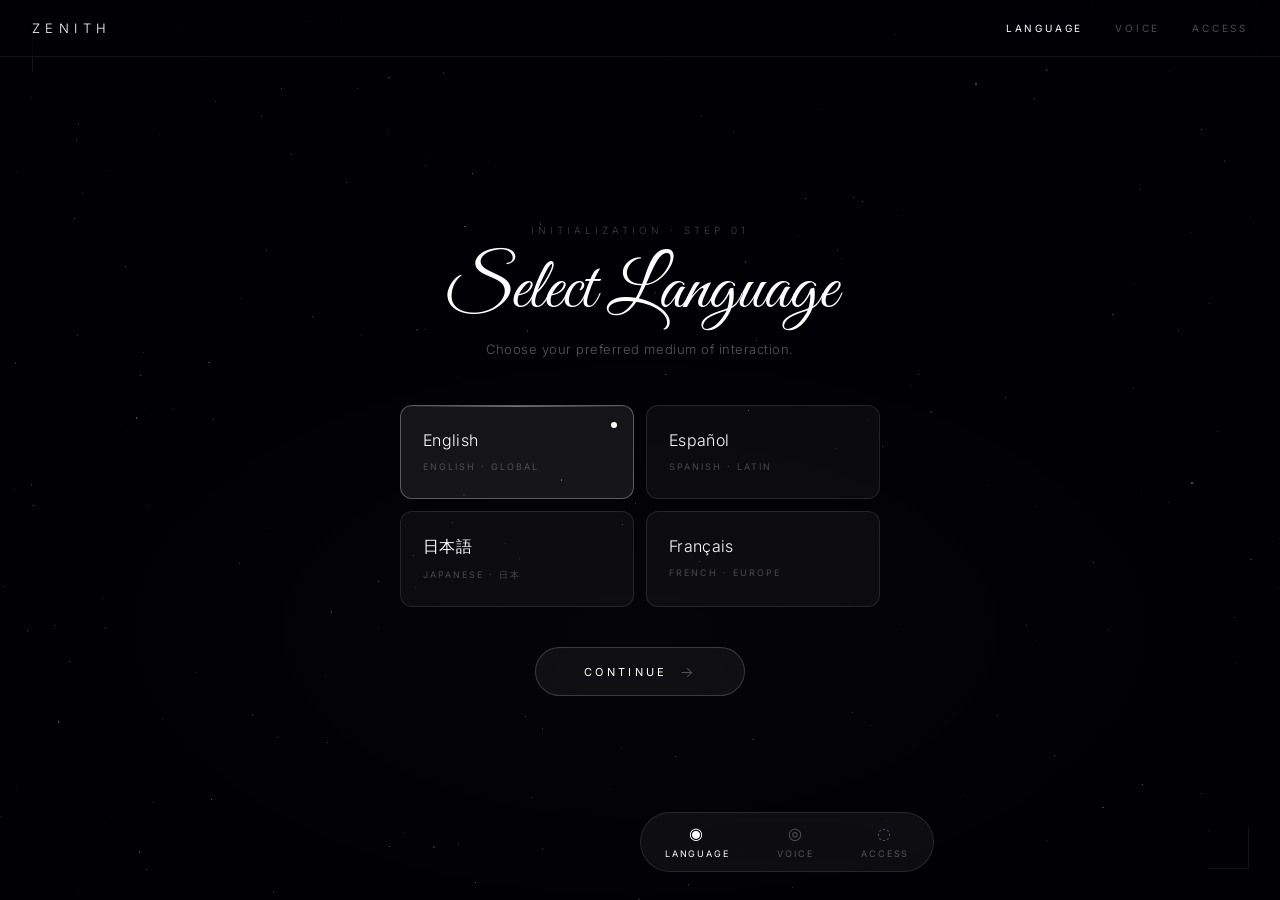
<file: language-3.html>
<!DOCTYPE html>
<html lang="en">
<head>
<meta charset="utf-8"/>
<meta name="viewport" content="width=device-width, initial-scale=1.0"/>
<title>ZENITH AI — Language</title>
<link href="https://fonts.googleapis.com/css2?family=Great+Vibes&family=Inter:wght@100;200;300;400;500&display=swap" rel="stylesheet"/>
<style>
  *, *::before, *::after { margin:0; padding:0; box-sizing:border-box; }

  html, body {
    min-height:100%; background:#000005;
    font-family:'Inter', sans-serif;
    color:white;
  }

  /* Stars */
  #starfield { position:fixed; inset:0; z-index:0; pointer-events:none; }

  .ambient {
    position:fixed; inset:0; z-index:1; pointer-events:none;
    background: radial-gradient(ellipse 80% 60% at 50% 70%,
      rgba(255,255,255,0.02) 0%, transparent 70%);
  }

  /* Header */
  header {
    position:fixed; top:0; left:0; right:0; z-index:50;
    padding:20px 32px;
    display:flex; justify-content:space-between; align-items:center;
    background:rgba(0,0,5,0.6);
    backdrop-filter:blur(40px);
    border-bottom:0.5px solid rgba(255,255,255,0.08);
  }
  .brand { font-size:13px; font-weight:300; letter-spacing:0.42em; text-transform:uppercase; }
  nav { display:flex; gap:32px; }
  .nav-link {
    font-size:10px; font-weight:400; letter-spacing:0.28em; text-transform:uppercase;
    color:rgba(255,255,255,0.3); text-decoration:none;
    transition:color 0.3s;
    cursor:pointer;
  }
  .nav-link.active { color:white; }
  .nav-link:hover { color:rgba(255,255,255,0.7); }

  /* Main layout */
  main {
    position:relative; z-index:10;
    min-height:100vh;
    display:flex; flex-direction:column;
    align-items:center; justify-content:center;
    padding:100px 24px 80px;
  }

  /* Page header text */
  .step-label {
    font-size:10px; font-weight:300;
    letter-spacing:0.4em; text-transform:uppercase;
    color:rgba(255,255,255,0.25);
    margin-bottom:16px;
    opacity:0; animation:fadeUp 0.8s ease 0.1s forwards;
  }

  /* CURSIVE title */
  .page-title {
    font-family:'Great Vibes', cursive;
    font-size: clamp(2.8rem, 8vw, 4.5rem);
    font-weight:400;
    color:white;
    line-height:1.1;
    margin-bottom:10px;
    opacity:0; animation:fadeUp 0.9s ease 0.2s forwards;
  }

  .page-desc {
    font-size:13px; font-weight:300;
    color:rgba(255,255,255,0.35);
    letter-spacing:0.04em;
    margin-bottom:48px;
    opacity:0; animation:fadeUp 0.9s ease 0.3s forwards;
  }

  /* Language grid */
  .lang-grid {
    display:grid;
    grid-template-columns:1fr 1fr;
    gap:12px;
    width:100%;
    max-width:480px;
    margin-bottom:40px;
    opacity:0; animation:fadeUp 0.9s ease 0.4s forwards;
  }

  .lang-card {
    position:relative;
    padding:24px 22px;
    background:rgba(255,255,255,0.04);
    border:0.5px solid rgba(255,255,255,0.1);
    border-radius:12px;
    cursor:pointer;
    transition:background 0.35s, border-color 0.35s;
    overflow:hidden;
    text-align:left;
  }
  .lang-card:hover {
    background:rgba(255,255,255,0.07);
    border-color:rgba(255,255,255,0.2);
  }
  .lang-card.selected {
    background:rgba(255,255,255,0.08);
    border-color:rgba(255,255,255,0.3);
  }
  .lang-card.selected::after {
    content:'';
    position:absolute; top:0; left:0; right:0;
    height:0.5px;
    background:linear-gradient(90deg, transparent, rgba(255,255,255,0.4), transparent);
  }
  .lang-name {
    display:block;
    font-size:16px; font-weight:300; color:white;
    margin-bottom:4px;
    letter-spacing:0.02em;
  }
  .lang-sub {
    font-size:9px; font-weight:400;
    letter-spacing:0.22em; text-transform:uppercase;
    color:rgba(255,255,255,0.25);
  }
  .lang-dot {
    position:absolute; top:16px; right:16px;
    width:6px; height:6px;
    background:white; border-radius:50%;
    opacity:0; transition:opacity 0.3s;
  }
  .lang-card.selected .lang-dot { opacity:1; }

  /* Continue button */
  .btn-continue {
    display:inline-flex; align-items:center; gap:12px;
    padding:15px 48px;
    font-size:11px; font-weight:400;
    letter-spacing:0.3em; text-transform:uppercase;
    color:white;
    background:rgba(255,255,255,0.05);
    border:0.5px solid rgba(255,255,255,0.18);
    border-radius:9999px;
    backdrop-filter:blur(20px);
    cursor:pointer;
    transition:background 0.35s, border-color 0.35s, transform 0.2s;
    opacity:0; animation:fadeUp 0.9s ease 0.55s forwards;
    text-decoration:none;
  }
  .btn-continue:hover {
    background:rgba(255,255,255,0.1);
    border-color:rgba(255,255,255,0.35);
    transform:translateY(-1px);
  }
  .btn-continue:active { transform:scale(0.98); }
  .btn-arrow { font-size:14px; opacity:0.45; font-weight:200; }

  /* Bottom nav bar */
  .bottom-nav {
    position:fixed; bottom:28px; left:50%; transform:translateX(-50%);
    z-index:50;
    display:flex; gap:0; align-items:center;
    background:rgba(255,255,255,0.05);
    backdrop-filter:blur(40px);
    border:0.5px solid rgba(255,255,255,0.1);
    border-radius:9999px;
    overflow:hidden;
    opacity:0; animation:fadeUp 0.9s ease 0.7s forwards;
  }
  .bottom-nav-item {
    display:flex; flex-direction:column; align-items:center;
    gap:5px; padding:12px 24px;
    cursor:pointer;
    transition:background 0.3s;
    color:rgba(255,255,255,0.3);
    font-size:9px; letter-spacing:0.2em; text-transform:uppercase; font-weight:400;
  }
  .bottom-nav-item.active { color:white; }
  .bottom-nav-item:hover { background:rgba(255,255,255,0.05); }
  .nav-icon { font-size:16px; line-height:1; margin-bottom:2px; }

  /* Corner hairlines */
  .corner { position:fixed; z-index:5; pointer-events:none; }
  .corner--tl { top:32px; left:32px; }
  .corner--br { bottom:32px; right:32px; }
  .corner--tl::before,.corner--tl::after,.corner--br::before,.corner--br::after {
    content:''; position:absolute; background:rgba(255,255,255,0.08);
  }
  .corner--tl::before { width:40px; height:0.5px; }
  .corner--tl::after  { width:0.5px; height:40px; }
  .corner--br::before { width:40px; height:0.5px; bottom:0; right:0; }
  .corner--br::after  { width:0.5px; height:40px; bottom:0; right:0; }

  @keyframes fadeUp {
    from { opacity:0; transform:translateY(18px); }
    to   { opacity:1; transform:translateY(0); }
  }
</style>
</head>
<body>

<div id="starfield"></div>
<div class="ambient"></div>
<div class="corner corner--tl"></div>
<div class="corner corner--br"></div>

<header>
  <span class="brand">Zenith</span>
  <nav>
    <span class="nav-link active">Language</span>
    <span class="nav-link" onclick="window.location.href='voice.html'">Voice</span>
    <span class="nav-link" onclick="window.location.href='login.html'">Access</span>
  </nav>
</header>

<main>
  <div class="step-label">Initialization · Step 01</div>
  <h1 class="page-title">Select Language</h1>
  <p class="page-desc">Choose your preferred medium of interaction.</p>

  <div class="lang-grid" id="langGrid">
    <div class="lang-card selected" data-lang="en" onclick="selectLang(this)">
      <span class="lang-name">English</span>
      <span class="lang-sub">English · Global</span>
      <div class="lang-dot"></div>
    </div>
    <div class="lang-card" data-lang="es" onclick="selectLang(this)">
      <span class="lang-name">Español</span>
      <span class="lang-sub">Spanish · Latin</span>
      <div class="lang-dot"></div>
    </div>
    <div class="lang-card" data-lang="ja" onclick="selectLang(this)">
      <span class="lang-name">日本語</span>
      <span class="lang-sub">Japanese · 日本</span>
      <div class="lang-dot"></div>
    </div>
    <div class="lang-card" data-lang="fr" onclick="selectLang(this)">
      <span class="lang-name">Français</span>
      <span class="lang-sub">French · Europe</span>
      <div class="lang-dot"></div>
    </div>
  </div>

  <a href="voice.html" class="btn-continue" id="btnNext">
    Continue <span class="btn-arrow">→</span>
  </a>
</main>

<nav class="bottom-nav">
  <div class="bottom-nav-item active">
    <span class="nav-icon">◉</span>
    Language
  </div>
  <div class="bottom-nav-item" onclick="window.location.href='voice.html'">
    <span class="nav-icon">◎</span>
    Voice
  </div>
  <div class="bottom-nav-item" onclick="window.location.href='login.html'">
    <span class="nav-icon">◌</span>
    Access
  </div>
</nav>

<script>
/* Stars */
const sf = document.getElementById('starfield');
for (let i=0;i<180;i++) {
  const d=document.createElement('div');
  const s=Math.random()*1.3+0.3, a=(Math.random()*0.35+0.04).toFixed(2);
  d.style.cssText=`position:absolute;border-radius:50%;background:white;width:${s}px;height:${s}px;left:${Math.random()*100}%;top:${Math.random()*100}%;opacity:${a};animation:tw ${(Math.random()*5+3).toFixed(1)}s ${(Math.random()*4).toFixed(1)}s ease-in-out infinite alternate;`;
  sf.appendChild(d);
}
const ss=document.createElement('style');
ss.textContent=`@keyframes tw{from{opacity:0.02}to{opacity:0.4}}`;
document.head.appendChild(ss);

function selectLang(card) {
  document.querySelectorAll('.lang-card').forEach(c => c.classList.remove('selected'));
  card.classList.add('selected');
  localStorage.setItem('zenith_lang', card.dataset.lang);
}
</script>
</body>
</html>
</file>
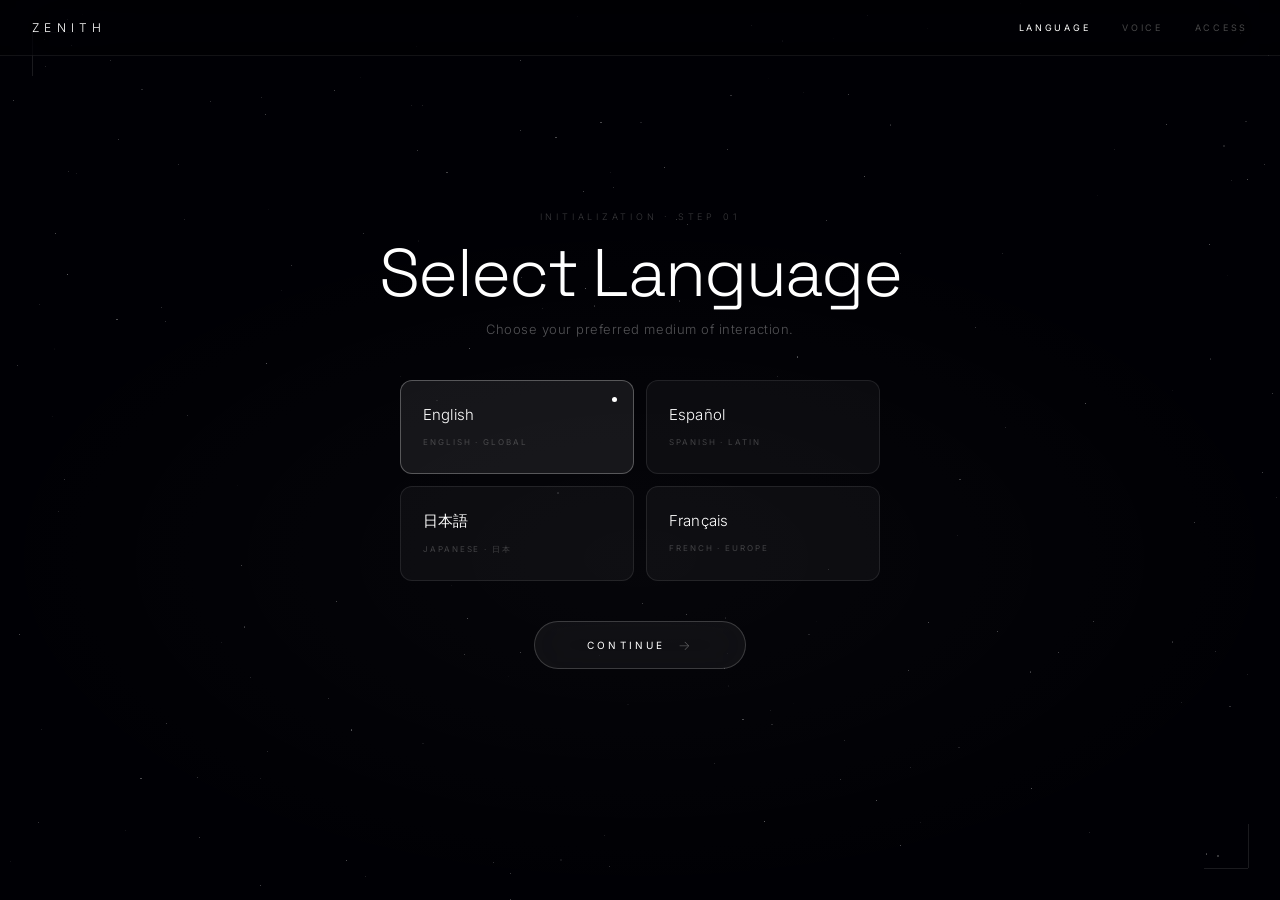
<file: language-5.html>
<!DOCTYPE html>
<html lang="en">
<head>
  <meta charset="utf-8"/>
  <meta name="viewport" content="width=device-width, initial-scale=1.0"/>
  <title>ZENITH AI — Language</title>
  <link rel="stylesheet" href="zenith-core.css"/>
  <style>
    /* ── Ocultar bottom nav en escritorio ── */
    .bottom-nav {
      display: none !important;
    }

    /* ── En móvil se puede mostrar si se desea (opcional) ── */
    @media (max-width: 640px) {
      /* Comentar la línea de abajo si quieres el bottom nav en móvil */
      .bottom-nav { display: none !important; }
    }
  </style>
</head>
<body>

<div id="starfield"></div>
<div class="ambient"></div>
<div class="corner corner--tl"></div>
<div class="corner corner--br"></div>

<header>
  <span class="brand">Zenith</span>
  <nav>
    <span class="nav-link active">Language</span>
    <span class="nav-link" onclick="window.location.href='voice.html'">Voice</span>
    <span class="nav-link" onclick="window.location.href='login.html'">Access</span>
  </nav>
</header>

<main>
  <div class="step-label" data-i18n="step">Initialization · Step 01</div>
  <h1 class="page-title" data-i18n="title">Select Language</h1>
  <p class="page-desc" data-i18n="desc">Choose your preferred medium of interaction.</p>

  <div class="lang-grid" id="langGrid">
    <div class="lang-card selected" data-lang="en" onclick="selectLang(this)">
      <span class="lang-name">English</span>
      <span class="lang-sub">English · Global</span>
      <div class="lang-dot"></div>
    </div>
    <div class="lang-card" data-lang="es" onclick="selectLang(this)">
      <span class="lang-name">Español</span>
      <span class="lang-sub">Spanish · Latin</span>
      <div class="lang-dot"></div>
    </div>
    <div class="lang-card" data-lang="ja" onclick="selectLang(this)">
      <span class="lang-name">日本語</span>
      <span class="lang-sub">Japanese · 日本</span>
      <div class="lang-dot"></div>
    </div>
    <div class="lang-card" data-lang="fr" onclick="selectLang(this)">
      <span class="lang-name">Français</span>
      <span class="lang-sub">French · Europe</span>
      <div class="lang-dot"></div>
    </div>
  </div>

  <button class="btn-glass btn-continue" id="btnNext" onclick="handleContinue()">
    <span data-i18n="continue">Continue</span>
    <span class="btn-arrow">→</span>
  </button>
</main>



<script>
/* ── STARFIELD ── */
(function initStarfield() {
  const sf = document.getElementById('starfield');
  const style = document.createElement('style');
  style.textContent = '@keyframes tw{from{opacity:0.02}to{opacity:0.42}}';
  document.head.appendChild(style);

  for (let i = 0; i < 180; i++) {
    const d   = document.createElement('div');
    const s   = (Math.random() * 1.3 + 0.3).toFixed(2);
    const a   = (Math.random() * 0.35 + 0.04).toFixed(2);
    const dur = (Math.random() * 5 + 3).toFixed(1);
    const del = (Math.random() * 4).toFixed(1);
    d.style.cssText =
      `position:absolute;border-radius:50%;background:white;` +
      `width:${s}px;height:${s}px;` +
      `left:${(Math.random()*100).toFixed(2)}%;` +
      `top:${(Math.random()*100).toFixed(2)}%;` +
      `opacity:${a};animation:tw ${dur}s ${del}s ease-in-out infinite alternate;`;
    sf.appendChild(d);
  }
})();

/* ── i18n Dictionary ── */
const translations = {
  en: { step: 'Initialization · Step 01', title: 'Select Language', desc: 'Choose your preferred medium of interaction.', continue: 'Continue' },
  es: { step: 'Inicialización · Paso 01', title: 'Seleccionar Idioma', desc: 'Elige tu medio de interacción preferido.', continue: 'Continuar' },
  fr: { step: 'Initialisation · Étape 01', title: 'Choisir la Langue', desc: "Choisissez votre mode d'interaction préféré.", continue: 'Continuer' },
  ja: { step: '初期化 · ステップ 01', title: '言語を選択', desc: 'お好みのインターフェース言語を選んでください。', continue: '続ける' }
};

function applyLanguage(lang) {
  const dict = translations[lang] || translations['en'];
  document.querySelectorAll('[data-i18n]').forEach(el => {
    const key = el.getAttribute('data-i18n');
    if (dict[key] !== undefined) el.textContent = dict[key];
  });
  document.documentElement.lang = lang;
}

function selectLang(card) {
  document.querySelectorAll('.lang-card').forEach(c => c.classList.remove('selected'));
  card.classList.add('selected');
  const lang = card.dataset.lang;
  localStorage.setItem('zenith_global_lang', lang);
  applyLanguage(lang);
}

function handleContinue() {
  const selected = document.querySelector('.lang-card.selected');
  if (!selected) return;
  localStorage.setItem('zenith_global_lang', selected.dataset.lang);
  window.location.href = 'voice.html';
}

window.onload = function () {
  const saved = localStorage.getItem('zenith_global_lang') || 'en';
  document.querySelectorAll('.lang-card').forEach(c => {
    c.classList.toggle('selected', c.dataset.lang === saved);
  });
  applyLanguage(saved);
};
</script>

</body>
</html>
</file>
<file: zenith-core.css>
/* ============================================================
   ZENITH CORE — Master Stylesheet v3.0
   Onyx Corporation · Lead Architect: Jacob Fontech Gamboa
   ============================================================ */

/* ── Google Fonts ── */
@import url('https://fonts.googleapis.com/css2?family=Space+Grotesk:wght@300;400;500;600;700&family=Inter:wght@100;200;300;400;500&display=swap');

/* ── Reset ── */
*, *::before, *::after {
  margin: 0;
  padding: 0;
  box-sizing: border-box;
}

/* ============================================================
   § 1 · BASE
   ============================================================ */

html, body {
  min-height: 100%;
  background: #000005;
  font-family: 'Inter', sans-serif;
  color: white;
  -webkit-font-smoothing: antialiased;
  -moz-osx-font-smoothing: grayscale;
  text-rendering: optimizeLegibility;
}

/* index.html needs full-viewport lock */
body.page-index {
  width: 100%;
  height: 100%;
  overflow: hidden;
}

/* login.html also locks scroll */
body.page-login {
  overflow: hidden;
}

/* ============================================================
   § 2 · GLOBAL AMBIENT LAYER  (shared across all pages)
   ============================================================ */

/* Starfield canvas */
#starfield {
  position: fixed;
  inset: 0;
  z-index: 0;
  pointer-events: none;
}

/* Ambient radial glow */
.ambient {
  position: fixed;
  inset: 0;
  z-index: 1;
  pointer-events: none;
  background: radial-gradient(
    ellipse 75% 55% at 50% 62%,
    rgba(255, 255, 255, 0.024) 0%,
    transparent 70%
  );
}

/* ============================================================
   § 3 · CORNER HAIRLINES  (bug fix: using -- not –)
   ============================================================ */

.corner {
  position: fixed;
  z-index: 5;
  pointer-events: none;
}
.corner--tl { top: 32px;    left: 32px;  }
.corner--br { bottom: 32px; right: 32px; }

.corner--tl::before, .corner--tl::after,
.corner--br::before, .corner--br::after {
  content: '';
  position: absolute;
  background: rgba(255, 255, 255, 0.10);
}
.corner--tl::before { width: 44px;  height: 0.5px; top: 0;    left: 0;   }
.corner--tl::after  { width: 0.5px; height: 44px;  top: 0;    left: 0;   }
.corner--br::before { width: 44px;  height: 0.5px; bottom: 0; right: 0;  }
.corner--br::after  { width: 0.5px; height: 44px;  bottom: 0; right: 0;  }

/* ============================================================
   § 4 · TYPOGRAPHY SYSTEM
   ============================================================ */

/* Display — Space Grotesk replaces Great Vibes on all titles */
.logo-zenith {
  font-family: 'Space Grotesk', sans-serif;
  font-size: clamp(4rem, 12vw, 8rem);
  font-weight: 300;
  letter-spacing: -0.02em;
  color: rgba(255, 255, 255, 0.93);
  line-height: 1.0;
  display: block;
  text-align: center;
  background: transparent;
  opacity: 0;
  animation: logoReveal 1.8s cubic-bezier(0.19, 1, 0.22, 1) 0.3s forwards;
}

.page-title {
  font-family: 'Space Grotesk', sans-serif;
  font-size: clamp(2.6rem, 8vw, 4.2rem);
  font-weight: 300;
  letter-spacing: -0.025em;
  color: white;
  line-height: 1.05;
  margin-bottom: 10px;
  opacity: 0;
  animation: fadeUp 0.9s ease 0.2s forwards;
}

.card-brand {
  font-family: 'Space Grotesk', sans-serif;
  font-size: 1.75rem;
  font-weight: 400;
  letter-spacing: -0.02em;
  color: white;
  margin-bottom: 8px;
  opacity: 0;
  animation: fadeUp 0.9s ease 0.5s forwards;
}

/* Subtitle (index page, under logo) */
.subtitle {
  font-family: 'Inter', sans-serif;
  font-size: clamp(0.75rem, 2vw, 0.95rem);
  font-weight: 300;
  color: rgba(255, 255, 255, 0.45);
  letter-spacing: 0.38em;
  text-transform: uppercase;
  margin-top: 18px;
  opacity: 0;
  animation: fadeRise 1s cubic-bezier(0.19, 1, 0.22, 1) 1.9s forwards;
}

/* Tagline */
.tagline {
  font-family: 'Inter', sans-serif;
  font-size: 9px;
  letter-spacing: 0.48em;
  color: rgba(255, 255, 255, 0.16);
  text-transform: uppercase;
  font-weight: 300;
  margin-top: 20px;
  opacity: 0;
  animation: fadeRise 1s ease 2.3s forwards;
}

/* Step label */
.step-label {
  font-family: 'Inter', sans-serif;
  font-size: 9px;
  font-weight: 300;
  letter-spacing: 0.42em;
  text-transform: uppercase;
  color: rgba(255, 255, 255, 0.22);
  margin-bottom: 16px;
  opacity: 0;
  animation: fadeUp 0.8s ease 0.1s forwards;
}

/* Page description */
.page-desc {
  font-family: 'Inter', sans-serif;
  font-size: 13px;
  font-weight: 300;
  color: rgba(255, 255, 255, 0.32);
  letter-spacing: 0.04em;
  line-height: 1.6;
  margin-bottom: 40px;
  opacity: 0;
  animation: fadeUp 0.9s ease 0.3s forwards;
}

/* ============================================================
   § 5 · HEADER / NAV
   ============================================================ */

/* Top bar shared by language, voice, login */
header {
  position: fixed;
  top: 0; left: 0; right: 0;
  z-index: 50;
  padding: 20px 32px;
  display: flex;
  justify-content: space-between;
  align-items: center;
  background: rgba(0, 0, 5, 0.55);
  backdrop-filter: blur(40px);
  -webkit-backdrop-filter: blur(40px);
  border-bottom: 0.5px solid rgba(255, 255, 255, 0.07);
}

/* index.html top bar */
.brand-header {
  position: fixed;
  top: 0; left: 0; right: 0;
  z-index: 20;
  padding: 22px 32px;
  display: flex;
  justify-content: space-between;
  align-items: center;
  opacity: 0;
  animation: fadeRise 1s ease 3.1s forwards;
  background: transparent;
}

.brand,
.brand-name {
  font-family: 'Inter', sans-serif;
  font-size: 12px;
  font-weight: 300;
  letter-spacing: 0.44em;
  color: white;
  text-transform: uppercase;
}

.brand-corp {
  font-family: 'Inter', sans-serif;
  font-size: 9px;
  font-weight: 300;
  letter-spacing: 0.32em;
  color: rgba(255, 255, 255, 0.28);
  text-transform: uppercase;
}

nav { display: flex; gap: 32px; }

.nav-link {
  font-family: 'Inter', sans-serif;
  font-size: 9px;
  font-weight: 400;
  letter-spacing: 0.30em;
  text-transform: uppercase;
  color: rgba(255, 255, 255, 0.28);
  text-decoration: none;
  cursor: pointer;
  transition: color 0.3s;
}
.nav-link.active { color: white; }
.nav-link:hover  { color: rgba(255, 255, 255, 0.72); }

/* ============================================================
   § 6 · MAIN LAYOUTS
   ============================================================ */

/* index.html — full fixed viewport */
main.main-index {
  position: fixed;
  inset: 0;
  z-index: 10;
  display: flex;
  flex-direction: column;
  align-items: center;
  justify-content: center;
  gap: 0;
  background: transparent;
}

/* interior pages — scrollable */
main {
  position: relative;
  z-index: 10;
  min-height: 100vh;
  display: flex;
  flex-direction: column;
  align-items: center;
  justify-content: center;
  padding: 100px 24px 120px;
}

/* login: center card only */
main.main-login {
  padding: 80px 24px;
}

/* ============================================================
   § 7 · BUTTONS
   ============================================================ */

/* Shared glass pill */
.btn-glass {
  display: inline-flex;
  align-items: center;
  gap: 12px;
  padding: 15px 52px;
  font-family: 'Inter', sans-serif;
  font-size: 10px;
  font-weight: 400;
  letter-spacing: 0.32em;
  text-transform: uppercase;
  color: white;
  text-decoration: none;
  background: rgba(255, 255, 255, 0.05);
  border: 0.5px solid rgba(255, 255, 255, 0.18);
  border-radius: 9999px;
  backdrop-filter: blur(20px);
  -webkit-backdrop-filter: blur(20px);
  cursor: pointer;
  position: relative;
  overflow: hidden;
  transition: background 0.4s ease, border-color 0.4s ease, transform 0.2s;
}
.btn-glass:hover {
  background: rgba(255, 255, 255, 0.10);
  border-color: rgba(255, 255, 255, 0.32);
  transform: translateY(-1px);
}
.btn-glass:active { transform: scale(0.98); }

/* Shimmer sweep on hover */
.btn-glass::before {
  content: '';
  position: absolute;
  top: 0; left: -100%;
  width: 100%; height: 100%;
  background: linear-gradient(90deg, transparent, rgba(255,255,255,0.07), transparent);
  transition: left 0.6s ease;
}
.btn-glass:hover::before { left: 100%; }

/* Index "Let's Go" */
.btn-letsgo {
  margin-top: 52px;
  opacity: 0;
  animation: fadeRise 0.9s cubic-bezier(0.19, 1, 0.22, 1) 2.7s forwards;
}

/* Interior "Continue" */
.btn-continue {
  opacity: 0;
  animation: fadeUp 0.9s ease 0.55s forwards;
}

.btn-arrow { font-size: 13px; opacity: 0.4; font-weight: 200; }

/* Skip button */
.btn-skip {
  font-family: 'Inter', sans-serif;
  font-size: 9px;
  font-weight: 300;
  letter-spacing: 0.28em;
  text-transform: uppercase;
  color: rgba(255, 255, 255, 0.18);
  background: none;
  border: none;
  cursor: pointer;
  transition: color 0.3s;
}
.btn-skip:hover { color: rgba(255, 255, 255, 0.5); }

/* Auth buttons (login page) */
.auth-btn {
  width: 100%;
  padding: 14px 20px;
  display: flex;
  align-items: center;
  justify-content: center;
  gap: 12px;
  background: rgba(255, 255, 255, 0.05);
  border: 0.5px solid rgba(255, 255, 255, 0.13);
  border-radius: 10px;
  color: white;
  cursor: pointer;
  font-family: 'Inter', sans-serif;
  font-size: 10px;
  font-weight: 400;
  letter-spacing: 0.22em;
  text-transform: uppercase;
  transition: background 0.35s, border-color 0.35s, transform 0.2s;
  opacity: 0;
  animation: fadeUp 0.9s ease 0.65s forwards;
  margin-bottom: 10px;
}
.auth-btn:hover {
  background: rgba(255, 255, 255, 0.10);
  border-color: rgba(255, 255, 255, 0.26);
  transform: translateY(-1px);
}
.auth-btn:active { transform: scale(0.98); }
.auth-btn.phone  { animation-delay: 0.72s; }

/* ============================================================
   § 8 · BOTTOM NAV BAR
   ============================================================ */

.bottom-nav {
  position: fixed;
  bottom: 28px;
  left: 50%;
  transform: translateX(-50%);
  z-index: 50;
  display: flex;
  align-items: center;
  background: rgba(255, 255, 255, 0.05);
  backdrop-filter: blur(40px);
  -webkit-backdrop-filter: blur(40px);
  border: 0.5px solid rgba(255, 255, 255, 0.09);
  border-radius: 9999px;
  overflow: hidden;
  opacity: 0;
  animation: fadeUp 0.9s ease 0.7s forwards;
}

.bottom-nav-item {
  display: flex;
  flex-direction: column;
  align-items: center;
  justify-content: center;
  gap: 5px;
  padding: 12px 24px;
  cursor: pointer;
  transition: background 0.3s;
  color: rgba(255, 255, 255, 0.28);
  font-family: 'Inter', sans-serif;
  font-size: 8px;
  letter-spacing: 0.22em;
  text-transform: uppercase;
  font-weight: 400;
  white-space: nowrap;
  min-width: 0;
  flex-shrink: 0;
}
.bottom-nav-item.active { color: white; }
.bottom-nav-item:hover  { background: rgba(255, 255, 255, 0.05); }

.nav-icon { font-size: 15px; line-height: 1; margin-bottom: 2px; }

/* ============================================================
   § 9 · GLASS CARDS
   ============================================================ */

/* Language cards */
.lang-grid {
  display: grid;
  grid-template-columns: 1fr 1fr;
  gap: 12px;
  width: 100%;
  max-width: 480px;
  margin-bottom: 40px;
  opacity: 0;
  animation: fadeUp 0.9s ease 0.4s forwards;
}

.lang-card {
  position: relative;
  padding: 24px 22px;
  background: rgba(255, 255, 255, 0.04);
  border: 0.5px solid rgba(255, 255, 255, 0.09);
  border-radius: 12px;
  cursor: pointer;
  transition: background 0.35s, border-color 0.35s;
  overflow: hidden;
  text-align: left;
}
.lang-card:hover {
  background: rgba(255, 255, 255, 0.07);
  border-color: rgba(255, 255, 255, 0.18);
}
.lang-card.selected {
  background: rgba(255, 255, 255, 0.08);
  border-color: rgba(255, 255, 255, 0.28);
}
.lang-card.selected::after {
  content: '';
  position: absolute;
  top: 0; left: 0; right: 0;
  height: 0.5px;
  background: linear-gradient(90deg, transparent, rgba(255, 255, 255, 0.38), transparent);
}

.lang-name {
  display: block;
  font-family: 'Inter', sans-serif;
  font-size: 15px;
  font-weight: 300;
  color: white;
  margin-bottom: 5px;
  letter-spacing: 0.01em;
}
.lang-sub {
  font-family: 'Inter', sans-serif;
  font-size: 8px;
  font-weight: 400;
  letter-spacing: 0.24em;
  text-transform: uppercase;
  color: rgba(255, 255, 255, 0.22);
}
.lang-dot {
  position: absolute;
  top: 16px; right: 16px;
  width: 5px; height: 5px;
  background: white;
  border-radius: 50%;
  opacity: 0;
  transition: opacity 0.3s;
}
.lang-card.selected .lang-dot { opacity: 1; }

/* Login card */
.login-card {
  width: 100%;
  max-width: 400px;
  background: rgba(255, 255, 255, 0.04);
  backdrop-filter: blur(40px);
  -webkit-backdrop-filter: blur(40px);
  border: 0.5px solid rgba(255, 255, 255, 0.11);
  border-radius: 16px;
  padding: 48px 40px;
  display: flex;
  flex-direction: column;
  align-items: center;
  text-align: center;
  opacity: 0;
  animation: fadeUp 1s cubic-bezier(0.19, 1, 0.22, 1) 0.2s forwards;
  position: relative;
  overflow: hidden;
}
.login-card::before {
  content: '';
  position: absolute;
  top: 0; left: 0; right: 0;
  height: 0.5px;
  background: linear-gradient(90deg, transparent, rgba(255, 255, 255, 0.18), transparent);
}

.icon-orb {
  width: 56px; height: 56px;
  border-radius: 50%;
  border: 0.5px solid rgba(255, 255, 255, 0.14);
  background: rgba(255, 255, 255, 0.04);
  display: flex;
  align-items: center;
  justify-content: center;
  font-size: 20px;
  margin-bottom: 28px;
  opacity: 0;
  animation: fadeUp 0.9s ease 0.4s forwards;
}

.card-sub {
  font-family: 'Inter', sans-serif;
  font-size: 11px;
  font-weight: 300;
  color: rgba(255, 255, 255, 0.28);
  letter-spacing: 0.1em;
  margin-bottom: 36px;
  opacity: 0;
  animation: fadeUp 0.9s ease 0.55s forwards;
}

.divider {
  width: 100%;
  display: flex;
  align-items: center;
  gap: 16px;
  margin: 6px 0;
  opacity: 0;
  animation: fadeUp 0.9s ease 0.7s forwards;
}
.divider-line { flex: 1; height: 0.5px; background: rgba(255, 255, 255, 0.07); }
.divider-text {
  font-family: 'Inter', sans-serif;
  font-size: 8px;
  letter-spacing: 0.32em;
  color: rgba(255, 255, 255, 0.18);
}

.card-footer {
  margin-top: 32px;
  padding-top: 24px;
  border-top: 0.5px solid rgba(255, 255, 255, 0.06);
  width: 100%;
  opacity: 0;
  animation: fadeUp 0.9s ease 0.8s forwards;
}
.footer-brand {
  font-family: 'Inter', sans-serif;
  font-size: 8px;
  letter-spacing: 0.26em;
  text-transform: uppercase;
  color: rgba(255, 255, 255, 0.13);
  margin-bottom: 12px;
}
.footer-links { display: flex; justify-content: center; gap: 24px; }
.footer-links a {
  font-family: 'Inter', sans-serif;
  font-size: 8px;
  letter-spacing: 0.26em;
  text-transform: uppercase;
  color: rgba(255, 255, 255, 0.22);
  text-decoration: none;
  transition: color 0.3s;
}
.footer-links a:hover { color: rgba(255, 255, 255, 0.6); }

/* ============================================================
   § 10 · VOICE PAGE COMPONENTS
   ============================================================ */

/* Waveform orb wrapper */
.waveform-wrap {
  position: relative;
  margin-bottom: 32px;
  opacity: 0;
  animation: fadeUp 0.9s ease 0.35s forwards;
  display: flex;
  flex-direction: column;
  align-items: center;
  gap: 20px;
}

/* Pulse rings */
.wave-ring {
  position: absolute;
  border-radius: 50%;
  border: 0.5px solid rgba(255, 255, 255, 0.07);
  pointer-events: none;
  animation: wRing 3s ease-in-out infinite;
}
.wave-ring:nth-child(1) { width: 176px; height: 176px; animation-delay: 0s;   }
.wave-ring:nth-child(2) { width: 210px; height: 210px; animation-delay: 0.9s; }
.wave-ring:nth-child(3) { width: 244px; height: 244px; animation-delay: 1.8s; }

/* Circular canvas orb */
.waveform-orb {
  position: relative;
  width: 150px; height: 150px;
  border-radius: 50%;
  background: rgba(255, 255, 255, 0.035);
  border: 0.5px solid rgba(255, 255, 255, 0.12);
  backdrop-filter: blur(24px);
  -webkit-backdrop-filter: blur(24px);
  overflow: hidden;
  cursor: pointer;
  transition: border-color 0.4s, background 0.4s, box-shadow 0.4s;
  display: flex;
  align-items: center;
  justify-content: center;
  flex-shrink: 0;
}
.waveform-orb:hover {
  border-color: rgba(255, 255, 255, 0.22);
  background: rgba(255, 255, 255, 0.055);
}
.waveform-orb.recording {
  border-color: rgba(255, 255, 255, 0.28);
  background: rgba(255, 255, 255, 0.06);
  box-shadow: 0 0 40px rgba(255,255,255,0.04), 0 0 80px rgba(255,255,255,0.02);
}

#waveCanvas {
  position: absolute;
  inset: 0;
  width: 100%; height: 100%;
  display: block;
  border-radius: 50%;
}

.orb-hint {
  position: absolute; inset: 0; z-index: 4;
  display: flex; flex-direction: column;
  align-items: center; justify-content: center; gap: 6px;
  pointer-events: none;
  transition: opacity 0.5s;
}
.waveform-orb.recording .orb-hint { opacity: 0; }

.hint-dot {
  width: 4px; height: 4px;
  border-radius: 50%;
  background: rgba(255, 255, 255, 0.28);
  animation: hintPulse 2s ease-in-out infinite;
}
.hint-text {
  font-family: 'Inter', sans-serif;
  font-size: 8px; font-weight: 300;
  letter-spacing: 0.30em;
  text-transform: uppercase;
  color: rgba(255, 255, 255, 0.18);
}

.waveform-btn-row { display: flex; align-items: center; gap: 20px; }

.waveform-rec-btn {
  padding: 10px 32px;
  font-family: 'Inter', sans-serif;
  font-size: 9px; font-weight: 400;
  letter-spacing: 0.30em; text-transform: uppercase;
  color: white;
  background: rgba(255, 255, 255, 0.05);
  border: 0.5px solid rgba(255, 255, 255, 0.14);
  border-radius: 9999px;
  backdrop-filter: blur(20px);
  cursor: pointer;
  transition: background 0.35s, border-color 0.35s, transform 0.2s;
  white-space: nowrap;
}
.waveform-rec-btn:hover  { background: rgba(255,255,255,0.10); border-color: rgba(255,255,255,0.28); }
.waveform-rec-btn:active { transform: scale(0.97); }
.waveform-rec-btn.active { background: rgba(255,255,255,0.10); border-color: rgba(255,255,255,0.32); }

.live-badge {
  display: flex; align-items: center; gap: 6px;
  font-family: 'Inter', sans-serif;
  font-size: 8px; letter-spacing: 0.30em; text-transform: uppercase;
  color: rgba(255, 255, 255, 0.32);
  opacity: 0; transition: opacity 0.4s;
}
.live-badge.show { opacity: 1; }
.live-badge-dot {
  width: 5px; height: 5px;
  border-radius: 50%;
  background: white; opacity: 0.65;
  animation: livePulse 1s ease-in-out infinite;
}

/* Status text */
#statusText {
  font-family: 'Inter', sans-serif;
  font-size: 9px; font-weight: 300;
  letter-spacing: 0.32em; text-transform: uppercase;
  color: rgba(255, 255, 255, 0.18);
  margin-bottom: 24px; min-height: 16px;
  opacity: 0;
  animation: fadeUp 0.9s ease 0.4s forwards;
}

/* Voice cards */
.voice-list {
  display: flex; flex-direction: column; gap: 10px;
  width: 100%; max-width: 440px;
  margin-bottom: 36px;
  opacity: 0;
  animation: fadeUp 0.9s ease 0.45s forwards;
}

.voice-card {
  position: relative;
  display: flex; align-items: center; gap: 16px;
  padding: 18px 20px;
  background: rgba(255, 255, 255, 0.04);
  border: 0.5px solid rgba(255, 255, 255, 0.09);
  border-radius: 12px;
  cursor: pointer;
  transition: background 0.35s, border-color 0.35s;
}
.voice-card:hover   { background: rgba(255,255,255,0.07); border-color: rgba(255,255,255,0.18); }
.voice-card.selected { background: rgba(255,255,255,0.08); border-color: rgba(255,255,255,0.26); }
.voice-card.selected::before {
  content: ''; display: block;
  position: absolute; top: 0; left: 0; right: 0; height: 0.5px;
  background: linear-gradient(90deg, transparent, rgba(255,255,255,0.28), transparent);
}

.voice-avatar {
  width: 40px; height: 40px; border-radius: 50%;
  border: 0.5px solid rgba(255, 255, 255, 0.14);
  background: rgba(255, 255, 255, 0.04);
  display: flex; align-items: center; justify-content: center;
  flex-shrink: 0;
  font-family: 'Inter', sans-serif;
  font-size: 14px; color: rgba(255, 255, 255, 0.45); font-weight: 200;
}
.voice-info  { flex: 1; }
.voice-name  {
  display: block;
  font-family: 'Inter', sans-serif;
  font-size: 14px; font-weight: 300; color: white;
  letter-spacing: 0.02em; margin-bottom: 3px;
}
.voice-desc  {
  font-family: 'Inter', sans-serif;
  font-size: 10px; font-weight: 300;
  color: rgba(255, 255, 255, 0.28);
  letter-spacing: 0.02em; line-height: 1.5;
}

.voice-wave { display: flex; align-items: center; gap: 2px; height: 22px; flex-shrink: 0; }
.voice-wave span {
  display: block; width: 2px; border-radius: 2px;
  background: rgba(255, 255, 255, 0.22);
  animation: waveBar 1.4s ease-in-out infinite;
}
.voice-card.selected .voice-wave span { background: rgba(255, 255, 255, 0.68); }
.voice-wave span:nth-child(1) { height: 5px;  animation-delay: 0s;    }
.voice-wave span:nth-child(2) { height: 13px; animation-delay: 0.10s; }
.voice-wave span:nth-child(3) { height: 9px;  animation-delay: 0.20s; }
.voice-wave span:nth-child(4) { height: 17px; animation-delay: 0.15s; }
.voice-wave span:nth-child(5) { height: 7px;  animation-delay: 0.30s; }

.btn-row {
  display: flex; flex-direction: column; align-items: center; gap: 14px;
  opacity: 0; animation: fadeUp 0.9s ease 0.6s forwards;
}

/* ============================================================
   § 11 · WATERMARK  (login page)
   ============================================================ */

.watermark {
  position: fixed;
  bottom: 0; left: 0; right: 0;
  z-index: 5;
  pointer-events: none;
  text-align: center;
  font-family: 'Space Grotesk', sans-serif;
  font-size: clamp(3rem, 8vw, 7rem);
  font-weight: 300;
  letter-spacing: -0.02em;
  line-height: 1;
  color: rgba(255, 255, 255, 0.015);
  user-select: none;
  padding-bottom: 8px;
}

/* ============================================================
   § 12 · TOAST NOTIFICATIONS
   ============================================================ */

.toast {
  position: fixed;
  bottom: 80px; left: 50%;
  transform: translateX(-50%) translateY(60px);
  background: rgba(255, 255, 255, 0.07);
  backdrop-filter: blur(20px);
  -webkit-backdrop-filter: blur(20px);
  border: 0.5px solid rgba(255, 255, 255, 0.16);
  color: white;
  padding: 11px 22px;
  border-radius: 9999px;
  font-family: 'Inter', sans-serif;
  font-size: 11px;
  letter-spacing: 0.08em;
  transition: transform 0.4s cubic-bezier(0.19, 1, 0.22, 1);
  z-index: 999;
  white-space: nowrap;
}
.toast.show  { transform: translateX(-50%) translateY(0); }
.toast.error { border-color: rgba(255, 80, 80, 0.32); background: rgba(255, 40, 40, 0.08); }

/* Login toast sits lower */
.toast-login {
  bottom: 40px;
}

/* ============================================================
   § 13 · SPINNER  (login)
   ============================================================ */

.spinner {
  width: 16px; height: 16px;
  border: 1.5px solid rgba(255, 255, 255, 0.18);
  border-top-color: white;
  border-radius: 50%;
  animation: spin 0.7s linear infinite;
  display: none;
}

/* ============================================================
   § 14 · KEYFRAMES
   ============================================================ */

@keyframes logoReveal {
  0%   { opacity: 0; transform: translateY(24px); }
  100% { opacity: 1; transform: translateY(0);    }
}

@keyframes fadeRise {
  from { opacity: 0; transform: translateY(12px); }
  to   { opacity: 1; transform: translateY(0);    }
}

@keyframes fadeUp {
  from { opacity: 0; transform: translateY(18px); }
  to   { opacity: 1; transform: translateY(0);    }
}

@keyframes tw {
  from { opacity: 0.02; }
  to   { opacity: 0.42; }
}

@keyframes wRing {
  0%,100% { opacity: 0.42; transform: scale(0.97); }
  50%     { opacity: 0.07; transform: scale(1.03); }
}

@keyframes hintPulse {
  0%,100% { opacity: 0.28; transform: scale(0.85); }
  50%     { opacity: 1;    transform: scale(1.15); }
}

@keyframes waveBar {
  0%,100% { transform: scaleY(0.5); }
  50%     { transform: scaleY(1.2); }
}

@keyframes livePulse {
  0%,100% { opacity: 0.22; }
  50%     { opacity: 1;    }
}

@keyframes spin {
  to { transform: rotate(360deg); }
}

/* ============================================================
   § 15 · RESPONSIVE  (mobile-first adjustments)
   ============================================================ */

@media (max-width: 480px) {
  header      { padding: 16px 20px; }
  .brand-header { padding: 18px 20px; }
  main        { padding: 90px 16px 110px; }
  .lang-grid  { max-width: 100%; }
  .login-card { padding: 40px 24px; }
  .bottom-nav {
    bottom: 16px;
    left: 12px;
    right: 12px;
    transform: none;
    width: auto;
    justify-content: space-around;
  }
  .bottom-nav-item {
    padding: 12px 16px;
    flex: 1;
    min-width: 0;
  }
  .nav-icon { font-size: 16px; }
  .corner--tl, .corner--br { display: none; } /* too cramped on small screens */
}
/* ============================================================
   § 16 · CHAT PAGE  (chat.html)
   Add this block to zenith-core.css after § 15 · RESPONSIVE
   ============================================================ */

/* ── Body lock for chat layout ── */
body.page-chat {
  width: 100%;
  height: 100%;
  overflow: hidden;
}

/* ── Header overrides for chat (slimmer, left group) ── */
body.page-chat header {
  height: 56px;
  padding: 0 20px 0 16px;
}

.header-left {
  display: flex;
  align-items: center;
  gap: 14px;
}

/* ── Hamburger button ── */
.menu-toggle {
  display: flex;
  flex-direction: column;
  justify-content: center;
  gap: 4.5px;
  width: 36px;
  height: 36px;
  padding: 8px;
  background: none;
  border: none;
  cursor: pointer;
  border-radius: 8px;
  transition: background 0.2s;
  flex-shrink: 0;
}
.menu-toggle:hover {
  background: rgba(255, 255, 255, 0.06);
}
.menu-toggle-line {
  display: block;
  width: 100%;
  height: 0.9px;
  background: rgba(255, 255, 255, 0.55);
  border-radius: 2px;
  transition: background 0.2s;
}
.menu-toggle:hover .menu-toggle-line {
  background: rgba(255, 255, 255, 0.82);
}

/* Animate lines when sidebar is open */
body.sidebar-is-open .menu-toggle-line:nth-child(1) {
  transform: translateY(5.5px) rotate(45deg);
  transition: transform 0.25s cubic-bezier(0.19, 1, 0.22, 1), background 0.2s;
}
body.sidebar-is-open .menu-toggle-line:nth-child(2) {
  opacity: 0;
  transition: opacity 0.15s;
}
body.sidebar-is-open .menu-toggle-line:nth-child(3) {
  transform: translateY(-5.5px) rotate(-45deg);
  transition: transform 0.25s cubic-bezier(0.19, 1, 0.22, 1), background 0.2s;
}

/* Header nav (chat page) */
.header-nav {
  display: flex;
  gap: 28px;
}

/* ============================================================
   § 17 · SIDEBAR  (Glassmorphism panel)
   ============================================================ */

.sidebar {
  position: fixed;
  top: 0;
  left: 0;
  bottom: 0;
  width: 280px;
  z-index: 100;
  display: flex;
  flex-direction: column;
  background: rgba(6, 6, 14, 0.82);
  backdrop-filter: blur(36px);
  -webkit-backdrop-filter: blur(36px);
  border-right: 0.5px solid rgba(255, 255, 255, 0.08);
  transform: translateX(-100%);
  transition: transform 0.38s cubic-bezier(0.19, 1, 0.22, 1);
  overflow: hidden;
}

.sidebar--open {
  transform: translateX(0);
}

/* Subtle inner glow along the right edge when open */
.sidebar--open::after {
  content: '';
  position: absolute;
  top: 0; right: 0; bottom: 0;
  width: 1px;
  background: linear-gradient(
    180deg,
    transparent 0%,
    rgba(255, 255, 255, 0.10) 30%,
    rgba(255, 255, 255, 0.10) 70%,
    transparent 100%
  );
  pointer-events: none;
}

/* ── Backdrop ── */
.sidebar-backdrop {
  position: fixed;
  inset: 0;
  z-index: 99;
  background: rgba(0, 0, 5, 0.55);
  backdrop-filter: blur(2px);
  -webkit-backdrop-filter: blur(2px);
  opacity: 0;
  pointer-events: none;
  transition: opacity 0.35s ease;
}
.sidebar-backdrop--visible {
  opacity: 1;
  pointer-events: all;
}

/* ── Sidebar header row ── */
.sidebar-header {
  display: flex;
  align-items: center;
  justify-content: space-between;
  padding: 0 18px;
  height: 56px;
  flex-shrink: 0;
  border-bottom: 0.5px solid rgba(255, 255, 255, 0.06);
}

.sidebar-brand {
  font-family: -apple-system, BlinkMacSystemFont, "Segoe UI", Roboto, Helvetica, Arial, sans-serif;
  font-size: 11px;
  font-weight: 300;
  letter-spacing: 0.44em;
  text-transform: uppercase;
  color: rgba(255, 255, 255, 0.5);
}

.sidebar-close {
  display: flex;
  align-items: center;
  justify-content: center;
  width: 28px;
  height: 28px;
  background: none;
  border: none;
  cursor: pointer;
  border-radius: 6px;
  transition: background 0.2s;
  color: rgba(255, 255, 255, 0.45);
}
.sidebar-close:hover {
  background: rgba(255, 255, 255, 0.06);
}

/* ── Search ── */
.sidebar-search-wrap {
  position: relative;
  margin: 16px 14px 0;
  flex-shrink: 0;
}

.sidebar-search-icon {
  position: absolute;
  left: 12px;
  top: 50%;
  transform: translateY(-50%);
  pointer-events: none;
}

.sidebar-search {
  width: 100%;
  background: rgba(255, 255, 255, 0.04);
  border: 0.5px solid rgba(255, 255, 255, 0.1);
  border-radius: 10px;
  padding: 9px 12px 9px 32px;
  font-family: -apple-system, BlinkMacSystemFont, "Segoe UI", Roboto, Helvetica, Arial, sans-serif;
  font-size: 12px;
  font-weight: 300;
  color: rgba(255, 255, 255, 0.75);
  outline: none;
  transition: background 0.25s, border-color 0.25s;
  appearance: none;
}
.sidebar-search::placeholder {
  color: rgba(255, 255, 255, 0.22);
}
.sidebar-search:focus {
  background: rgba(255, 255, 255, 0.065);
  border-color: rgba(255, 255, 255, 0.2);
}
/* Hide native clear button in WebKit */
.sidebar-search::-webkit-search-cancel-button { display: none; }

/* ── Action buttons ── */
.sidebar-actions {
  display: flex;
  flex-direction: column;
  gap: 6px;
  padding: 14px 14px 0;
  flex-shrink: 0;
}

.sidebar-btn {
  display: flex;
  align-items: center;
  gap: 10px;
  width: 100%;
  padding: 10px 14px;
  background: rgba(255, 255, 255, 0.04);
  border: 0.5px solid rgba(255, 255, 255, 0.16);
  border-radius: 10px;
  font-family: -apple-system, BlinkMacSystemFont, "Segoe UI", Roboto, Helvetica, Arial, sans-serif;
  font-size: 12px;
  font-weight: 300;
  color: rgba(255, 255, 255, 0.65);
  cursor: pointer;
  text-align: left;
  transition: background 0.25s, border-color 0.25s, color 0.25s;
}
.sidebar-btn:hover {
  background: rgba(255, 255, 255, 0.07);
  border-color: rgba(255, 255, 255, 0.26);
  color: rgba(255, 255, 255, 0.88);
}
.sidebar-btn--primary {
  background: rgba(255, 255, 255, 0.07);
  border-color: rgba(255, 255, 255, 0.22);
  color: rgba(255, 255, 255, 0.82);
}
.sidebar-btn--primary:hover {
  background: rgba(255, 255, 255, 0.11);
  border-color: rgba(255, 255, 255, 0.34);
  color: white;
}

/* ── History ── */
.sidebar-history {
  flex: 1;
  overflow-y: auto;
  padding: 20px 14px 24px;
  scrollbar-width: thin;
  scrollbar-color: rgba(255, 255, 255, 0.08) transparent;
}
.sidebar-history::-webkit-scrollbar       { width: 3px; }
.sidebar-history::-webkit-scrollbar-track { background: transparent; }
.sidebar-history::-webkit-scrollbar-thumb { background: rgba(255, 255, 255, 0.08); border-radius: 4px; }

.sidebar-section-label {
  display: block;
  font-family: -apple-system, BlinkMacSystemFont, "Segoe UI", Roboto, Helvetica, Arial, sans-serif;
  font-size: 8px;
  font-weight: 400;
  letter-spacing: 0.38em;
  text-transform: uppercase;
  color: rgba(255, 255, 255, 0.22);
  margin-bottom: 8px;
}
.sidebar-section-label--gap {
  margin-top: 20px;
}

.sidebar-list {
  list-style: none;
  display: flex;
  flex-direction: column;
  gap: 2px;
}

.sidebar-item {
  display: flex;
  align-items: center;
  justify-content: space-between;
  gap: 8px;
  padding: 9px 10px;
  border-radius: 9px;
  cursor: pointer;
  transition: background 0.2s;
  border: 0.5px solid transparent;
}
.sidebar-item:hover {
  background: rgba(255, 255, 255, 0.05);
}
.sidebar-item--active {
  background: rgba(255, 255, 255, 0.07);
  border-color: rgba(255, 255, 255, 0.18);
}

.sidebar-item-title {
  font-family: -apple-system, BlinkMacSystemFont, "Segoe UI", Roboto, Helvetica, Arial, sans-serif;
  font-size: 12px;
  font-weight: 300;
  color: rgba(255, 255, 255, 0.72);
  white-space: nowrap;
  overflow: hidden;
  text-overflow: ellipsis;
  text-align: left;
  flex: 1;
  min-width: 0;
}
.sidebar-item--active .sidebar-item-title {
  color: rgba(255, 255, 255, 0.90);
}

.sidebar-item-date {
  font-family: -apple-system, BlinkMacSystemFont, "Segoe UI", Roboto, Helvetica, Arial, sans-serif;
  font-size: 9px;
  font-weight: 300;
  color: rgba(255, 255, 255, 0.2);
  flex-shrink: 0;
}

/* ============================================================
   § 18 · CHAT INTERFACE
   ============================================================ */

.chat-wrapper {
  position: fixed;
  top: 56px;
  left: 0; right: 0; bottom: 0;
  display: flex;
  flex-direction: column;
  z-index: 10;
  transition: left 0.38s cubic-bezier(0.19, 1, 0.22, 1);
}

/* Welcome screen */
#welcome-screen {
  position: absolute;
  inset: 0;
  display: flex;
  flex-direction: column;
  align-items: center;
  justify-content: center;
  gap: 10px;
  pointer-events: none;
  transition: opacity 0.4s ease;
  animation: fadeInWelcome 0.8s cubic-bezier(0.19, 1, 0.22, 1) 0.2s both;
}

.welcome-greeting {
  font-family: 'Space Grotesk', sans-serif;
  font-weight: 500;
  font-size: clamp(2rem, 6vw, 3rem);
  color: rgba(255, 255, 255, 0.88);
  line-height: 1.1;
  text-align: center;
}

.welcome-sub {
  font-size: 11px;
  font-weight: 300;
  letter-spacing: 0.24em;
  color: rgba(255, 255, 255, 0.26);
  text-transform: uppercase;
  text-align: center;
}

@keyframes fadeInWelcome {
  from { opacity: 0; transform: translateY(14px); }
  to   { opacity: 1; transform: translateY(0);    }
}

/* Messages container */
#messages-container {
  flex: 1;
  overflow-y: auto;
  padding: 28px 20px 20px;
  scroll-behavior: smooth;
  scrollbar-width: thin;
  scrollbar-color: rgba(255, 255, 255, 0.06) transparent;
}
#messages-container::-webkit-scrollbar       { width: 3px; }
#messages-container::-webkit-scrollbar-track { background: transparent; }
#messages-container::-webkit-scrollbar-thumb { background: rgba(255, 255, 255, 0.07); border-radius: 4px; }

.messages-inner {
  max-width: 700px;
  margin: 0 auto;
  display: flex;
  flex-direction: column;
  gap: 8px;
}

/* Message rows */
.msg-row {
  display: flex;
  animation: msgIn 0.35s cubic-bezier(0.19, 1, 0.22, 1) both;
}
.msg-row.user   { justify-content: flex-end;  }
.msg-row.zenith { justify-content: flex-start; }

@keyframes msgIn {
  from { opacity: 0; transform: translateY(10px); }
  to   { opacity: 1; transform: translateY(0);    }
}

.msg-block {
  display: flex;
  flex-direction: column;
  max-width: 78%;
}
.msg-row.user   .msg-block { align-items: flex-end;  }
.msg-row.zenith .msg-block { align-items: flex-start; }

/* Bubbles */
.bubble {
  padding: 14px 18px;
  border-radius: 18px;
  font-size: 13px;
  font-weight: 300;
  line-height: 1.65;
  letter-spacing: 0.01em;
  word-break: break-word;
  backdrop-filter: blur(16px);
  -webkit-backdrop-filter: blur(16px);
  transition: transform 0.2s, box-shadow 0.2s;
}
.bubble:hover { transform: scale(1.015); }

.msg-row.user .bubble {
  background: rgba(255, 255, 255, 0.08);
  border: 0.5px solid rgba(255, 255, 255, 0.12);
  border-bottom-right-radius: 5px;
  color: rgba(255, 255, 255, 0.88);
  box-shadow: 0 4px 12px rgba(255, 255, 255, 0.04);
}
.msg-row.zenith .bubble {
  background: rgba(255, 255, 255, 0.035);
  border: 0.5px solid rgba(255, 255, 255, 0.07);
  border-bottom-left-radius: 5px;
  color: rgba(255, 255, 255, 0.80);
  box-shadow: 0 4px 18px rgba(255, 255, 255, 0.06);
}

/* Sender label */
.msg-label {
  font-size: 9px;
  font-weight: 300;
  letter-spacing: 0.28em;
  text-transform: uppercase;
  color: rgba(255, 255, 255, 0.18);
  margin-bottom: 5px;
}

/* Action row under assistant messages */
.msg-actions {
  display: flex;
  gap: 4px;
  margin-top: 6px;
  opacity: 0;
  transition: opacity 0.2s;
}
.msg-row.zenith:hover .msg-actions { opacity: 1; }

.msg-action-btn {
  display: flex;
  align-items: center;
  justify-content: center;
  width: 26px;
  height: 26px;
  background: none;
  border: 0.5px solid transparent;
  border-radius: 7px;
  cursor: pointer;
  color: rgba(255, 255, 255, 0.28);
  transition: background 0.2s, border-color 0.2s, color 0.2s;
}
.msg-action-btn:hover {
  background: rgba(255, 255, 255, 0.06);
  border-color: rgba(255, 255, 255, 0.10);
  color: rgba(255, 255, 255, 0.65);
}

/* Typing indicator */
.typing-indicator {
  display: flex;
  align-items: center;
  gap: 4px;
  padding: 12px 17px;
  background: rgba(255, 255, 255, 0.035);
  border: 0.5px solid rgba(255, 255, 255, 0.07);
  border-radius: 18px;
  border-bottom-left-radius: 5px;
}
.typing-dot {
  width: 5px; height: 5px;
  border-radius: 50%;
  background: rgba(255, 255, 255, 0.35);
  animation: typingBounce 1.2s ease-in-out infinite;
}
.typing-dot:nth-child(2) { animation-delay: 0.2s; }
.typing-dot:nth-child(3) { animation-delay: 0.4s; }

@keyframes typingBounce {
  0%, 60%, 100% { transform: translateY(0);   opacity: 0.35; }
  30%           { transform: translateY(-5px); opacity: 0.7;  }
}

/* ── Input bar ── */
.input-bar {
  flex-shrink: 0;
  padding: 10px 16px 14px;
  background: #000005;
  border-top: 0.5px solid rgba(255, 255, 255, 0.05);
}

.input-inner {
  max-width: 700px;
  margin: 0 auto;
  display: flex;
  gap: 8px;
  align-items: flex-end;
}

.input-box {
  flex: 1;
  display: flex;
  align-items: flex-end;
  background: rgba(255, 255, 255, 0.05);
  border: 0.5px solid rgba(255, 255, 255, 0.12);
  border-radius: 16px;
  padding: 11px 14px;
  min-height: 48px;
  transition: border-color 0.3s, background 0.3s;
}
.input-box:focus-within {
  border-color: rgba(255, 255, 255, 0.22);
  background: rgba(255, 255, 255, 0.065);
}

#chat-input {
  flex: 1;
  background: none;
  border: none;
  outline: none;
  resize: none;
  font-family: 'Inter', sans-serif;
  font-size: 13px;
  font-weight: 300;
  line-height: 1.55;
  color: rgba(255, 255, 255, 0.82);
  max-height: 160px;
  overflow-y: auto;
  scrollbar-width: none;
}
#chat-input::-webkit-scrollbar { display: none; }
#chat-input::placeholder { color: rgba(255, 255, 255, 0.22); }

.btn-send {
  display: flex;
  align-items: center;
  justify-content: center;
  width: 44px;
  height: 44px;
  background: rgba(255, 255, 255, 0.06);
  border: 0.5px solid rgba(255, 255, 255, 0.12);
  border-radius: 14px;
  cursor: pointer;
  color: rgba(255, 255, 255, 0.65);
  transition: background 0.3s, border-color 0.3s, color 0.3s, transform 0.2s;
  flex-shrink: 0;
}
.btn-send:hover {
  background: rgba(255, 255, 255, 0.11);
  border-color: rgba(255, 255, 255, 0.28);
  color: rgba(255, 255, 255, 0.90);
  transform: scale(1.04);
}
.btn-send:active { transform: scale(0.97); }

/* AI disclaimer — appears under each Zenith message block */
.ai-disclaimer {
  font-size: 9px;
  font-weight: 300;
  color: rgba(255, 255, 255, 0.18);
  letter-spacing: 0.03em;
  line-height: 1.6;
  margin-top: 5px;
  padding-left: 2px;
}

/* Footer disclaimer — hidden (moved to per-message disclaimer) */
.footer-note {
  display: none;
}

/* ============================================================
   § 19 · RESPONSIVE — CHAT & SIDEBAR
   ============================================================ */

@media (max-width: 480px) {
  .sidebar       { width: 260px; }
  .header-nav    { display: none; }
  .msg-block     { max-width: 90%; }
}
</file>
